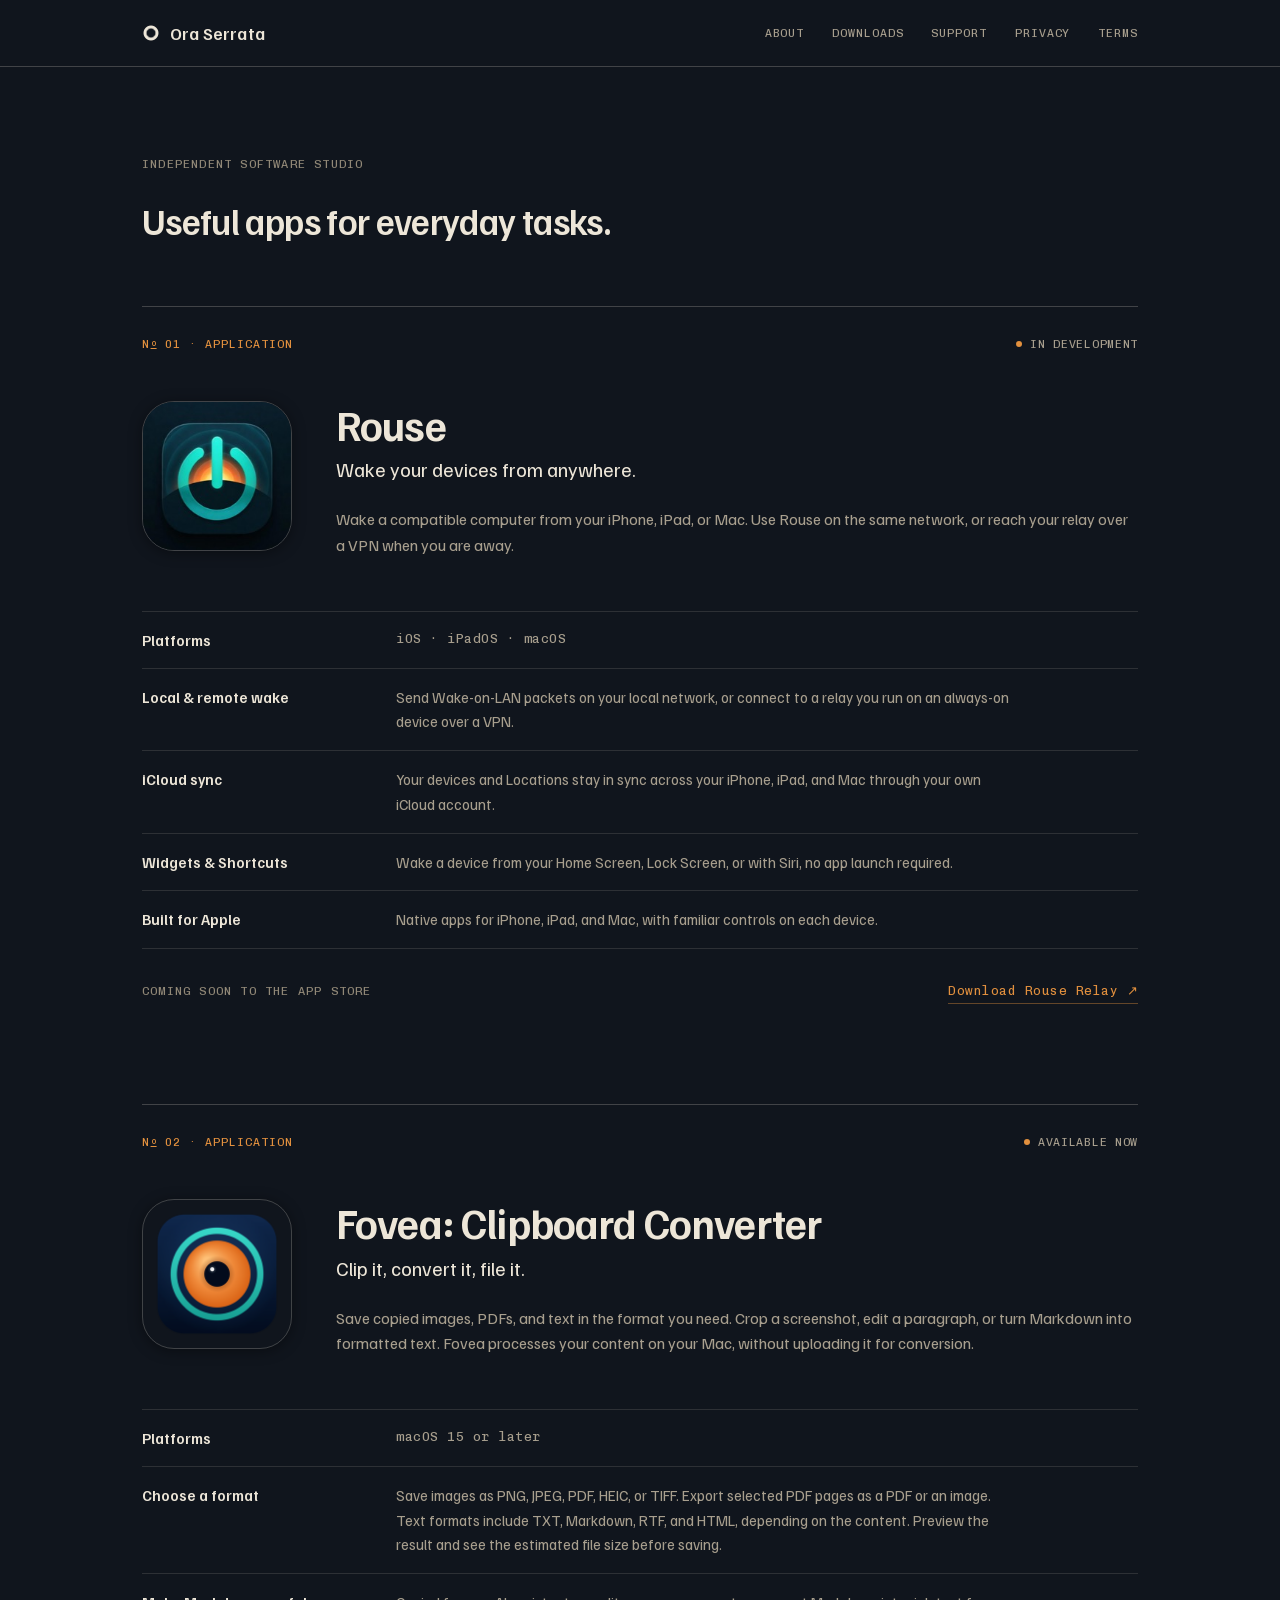
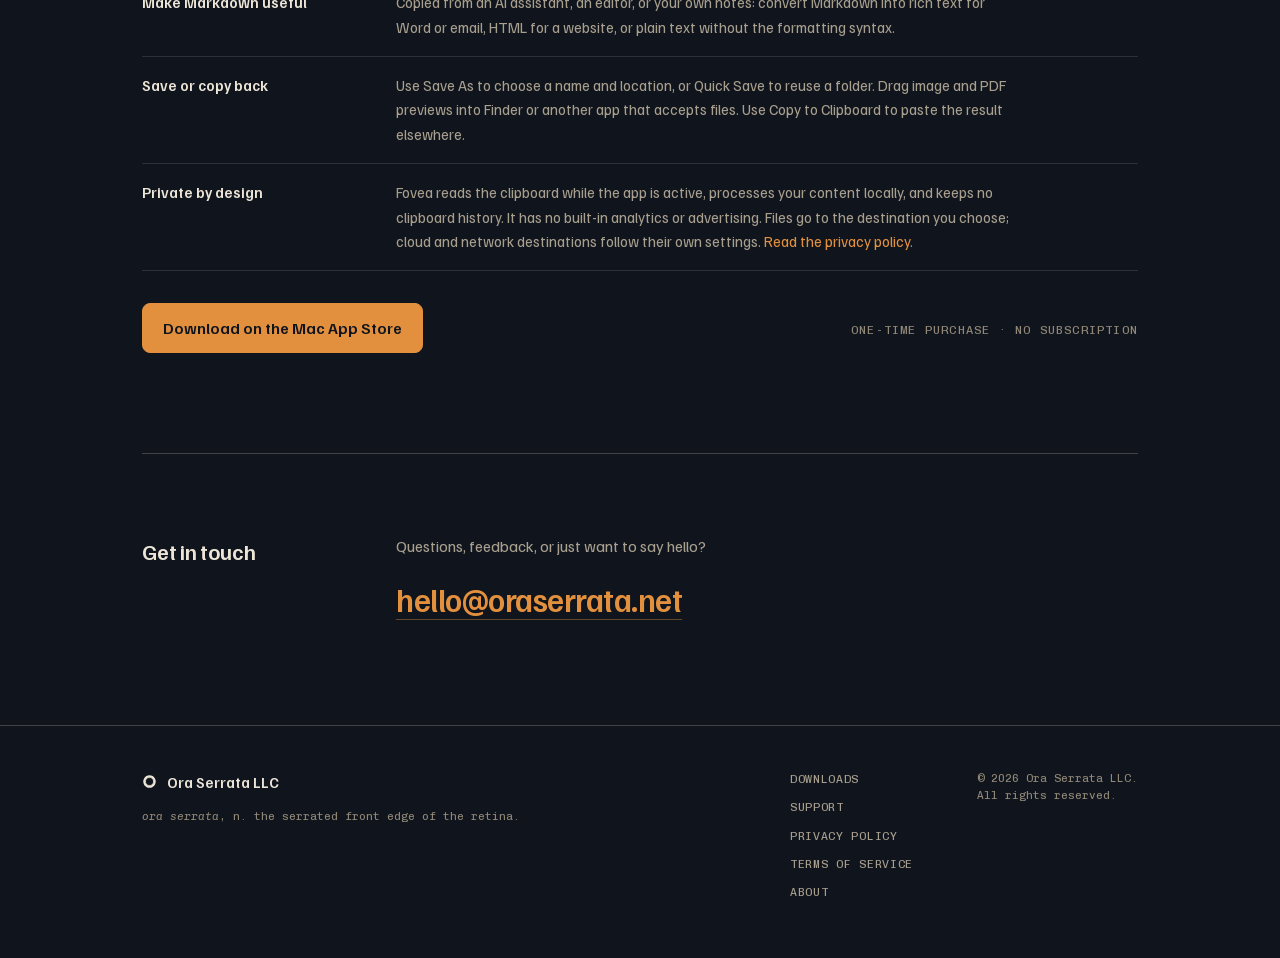
<file: index.html>
<!DOCTYPE html>
<html lang="en">
<head>
  <meta charset="UTF-8">
  <meta name="viewport" content="width=device-width, initial-scale=1.0">
  <title>Ora Serrata · Apps for Apple Devices</title>
  <meta name="description" content="Meet Fovea, a local clipboard converter for Mac, and Rouse, a Wake-on-LAN app for iPhone, iPad, and Mac.">
  <meta name="robots" content="noindex, nofollow">
  <link rel="stylesheet" href="style.css">
</head>
<body>
  <a class="skip-link" href="#main">Skip to content</a>
  <header class="site-head">
    <div class="wrap head-in">
      <a href="index.html" class="brand"><svg width="18" height="18" viewBox="0 0 24 24" aria-hidden="true"><path fill-rule="evenodd" fill="currentColor" d="M12 2A10 10 0 1 1 11.99 2Z M18.90 12.00L17.27 12.59L18.73 13.54L17.00 13.75L18.22 14.99L16.49 14.82L17.39 16.30L15.75 15.75L16.30 17.39L14.82 16.49L14.99 18.22L13.75 17.00L13.54 18.73L12.59 17.27L12.00 18.90L11.41 17.27L10.46 18.73L10.25 17.00L9.01 18.22L9.18 16.49L7.70 17.39L8.25 15.75L6.61 16.30L7.51 14.82L5.78 14.99L7.00 13.75L5.27 13.54L6.73 12.59L5.10 12.00L6.73 11.41L5.27 10.46L7.00 10.25L5.78 9.01L7.51 9.18L6.61 7.70L8.25 8.25L7.70 6.61L9.18 7.51L9.01 5.78L10.25 7.00L10.46 5.27L11.41 6.73L12.00 5.10L12.59 6.73L13.54 5.27L13.75 7.00L14.99 5.78L14.82 7.51L16.30 6.61L15.75 8.25L17.39 7.70L16.49 9.18L18.22 9.01L17.00 10.25L18.73 10.46L17.27 11.41Z"></path></svg> Ora Serrata</a>
      <nav class="site-nav" aria-label="Primary">
        <a href="about.html">About</a>
        <a href="downloads.html">Downloads</a>
        <a href="support.html">Support</a>
        <a href="privacy.html">Privacy</a>
        <a href="terms.html">Terms</a>
      </nav>
    </div>
  </header>
  <main class="wrap" id="main" tabindex="-1">
    <section class="hero">
      <p class="kicker">Independent software studio</p>
      <h1 class="display">Useful apps for everyday tasks.</h1>
    </section>

    <section class="app" id="rouse">
      <div class="app-meta"><span class="num"><span class="numero">N<span class="o">o</span></span> 01 · Application</span><span class="status"><span class="dot"></span>In development</span></div>
      <div class="app-grid">
        <div>
          <img src="assets/rouse-300.jpg" alt="Rouse app icon" class="plate" width="150" height="150" decoding="async">
        </div>
        <div>
          <h2 class="app-name">Rouse</h2>
          <p class="app-lede">Wake your devices from anywhere.</p>
          <p class="app-body">Wake a compatible computer from your iPhone, iPad, or Mac. Use Rouse on the same network, or reach your relay over a VPN when you are away.</p>
        </div>
      </div>
      <dl class="specs">
        <div class="spec-row"><dt>Platforms</dt><dd class="plat">iOS · iPadOS · macOS</dd></div>
        <div class="spec-row"><dt>Local &amp; remote wake</dt><dd>Send Wake-on-LAN packets on your local network, or connect to a relay you run on an always-on device over a VPN.</dd></div>
        <div class="spec-row"><dt>iCloud sync</dt><dd>Your devices and Locations stay in sync across your iPhone, iPad, and Mac through your own iCloud account.</dd></div>
        <div class="spec-row"><dt>Widgets &amp; Shortcuts</dt><dd>Wake a device from your Home Screen, Lock Screen, or with Siri, no app launch required.</dd></div>
        <div class="spec-row"><dt>Built for Apple</dt><dd>Native apps for iPhone, iPad, and Mac, with familiar controls on each device.</dd></div>
      </dl>
      <div class="cta-row">
        <p class="mono-note">Coming soon to the App Store</p>
        <a href="relay.html" class="mono-link">Download Rouse Relay ↗</a>
      </div>
    </section>

    <section class="app" id="fovea">
      <div class="app-meta"><span class="num"><span class="numero">N<span class="o">o</span></span> 02 · Application</span><span class="status"><span class="dot"></span>Available now</span></div>
      <div class="app-grid">
        <div>
          <img src="assets/fovea-300.png" alt="Fovea app icon" class="plate" width="150" height="150" loading="lazy" decoding="async">
        </div>
        <div>
          <h2 class="app-name">Fovea: Clipboard Converter</h2>
          <p class="app-lede">Clip it, convert it, file it.</p>
          <p class="app-body">Save copied images, PDFs, and text in the format you need. Crop a screenshot, edit a paragraph, or turn Markdown into formatted text. Fovea processes your content on your Mac, without uploading it for conversion.</p>
        </div>
      </div>
      <dl class="specs">
        <div class="spec-row"><dt>Platforms</dt><dd class="plat">macOS 15 or later</dd></div>
        <div class="spec-row"><dt>Choose a format</dt><dd>Save images as PNG, JPEG, PDF, HEIC, or TIFF. Export selected PDF pages as a PDF or an image. Text formats include TXT, Markdown, RTF, and HTML, depending on the content. Preview the result and see the estimated file size before saving.</dd></div>
        <div class="spec-row"><dt>Make Markdown useful</dt><dd>Copied from an AI assistant, an editor, or your own notes: convert Markdown into rich text for Word or email, HTML for a website, or plain text without the formatting syntax.</dd></div>
        <div class="spec-row"><dt>Save or copy back</dt><dd>Use Save As to choose a name and location, or Quick Save to reuse a folder. Drag image and PDF previews into Finder or another app that accepts files. Use Copy to Clipboard to paste the result elsewhere.</dd></div>
        <div class="spec-row"><dt>Private by design</dt><dd>Fovea reads the clipboard while the app is active, processes your content locally, and keeps no clipboard history. It has no built-in analytics or advertising. Files go to the destination you choose; cloud and network destinations follow their own settings. <a href="privacy.html#fovea">Read the privacy policy</a>.</dd></div>
      </dl>
      <div class="cta-row">
        <a class="store-link" href="https://apps.apple.com/app/fovea-clipboard-converter/id6805297806">Download on the Mac App Store</a>
        <p class="mono-note">One-time purchase · No subscription</p>
      </div>
    </section>

    <section class="contact">
      <h2>Get in touch</h2>
      <div>
        <p>Questions, feedback, or just want to say hello?</p>
        <a href="mailto:hello@oraserrata.net" class="email">hello@oraserrata.net</a>
      </div>
    </section>
  </main>
  <footer class="site-foot">
    <div class="wrap foot-grid">
      <div>
        <div class="foot-brand"><svg width="15" height="15" viewBox="0 0 24 24" aria-hidden="true"><path fill-rule="evenodd" fill="currentColor" d="M12 2A10 10 0 1 1 11.99 2Z M18.90 12.00L17.27 12.59L18.73 13.54L17.00 13.75L18.22 14.99L16.49 14.82L17.39 16.30L15.75 15.75L16.30 17.39L14.82 16.49L14.99 18.22L13.75 17.00L13.54 18.73L12.59 17.27L12.00 18.90L11.41 17.27L10.46 18.73L10.25 17.00L9.01 18.22L9.18 16.49L7.70 17.39L8.25 15.75L6.61 16.30L7.51 14.82L5.78 14.99L7.00 13.75L5.27 13.54L6.73 12.59L5.10 12.00L6.73 11.41L5.27 10.46L7.00 10.25L5.78 9.01L7.51 9.18L6.61 7.70L8.25 8.25L7.70 6.61L9.18 7.51L9.01 5.78L10.25 7.00L10.46 5.27L11.41 6.73L12.00 5.10L12.59 6.73L13.54 5.27L13.75 7.00L14.99 5.78L14.82 7.51L16.30 6.61L15.75 8.25L17.39 7.70L16.49 9.18L18.22 9.01L17.00 10.25L18.73 10.46L17.27 11.41Z"></path></svg> Ora Serrata LLC</div>
        <p class="footnote"><em>ora serrata</em>, n. the serrated front edge of the retina.</p>
      </div>
      <nav class="foot-nav" aria-label="Footer">
        <a href="downloads.html">Downloads</a>
        <a href="support.html">Support</a>
        <a href="privacy.html">Privacy Policy</a>
        <a href="terms.html">Terms of Service</a>
        <a href="about.html">About</a>
      </nav>
      <p class="copyright">© 2026 Ora Serrata LLC.<br>All rights reserved.</p>
    </div>
  </footer>
</body>
</html>
</file>
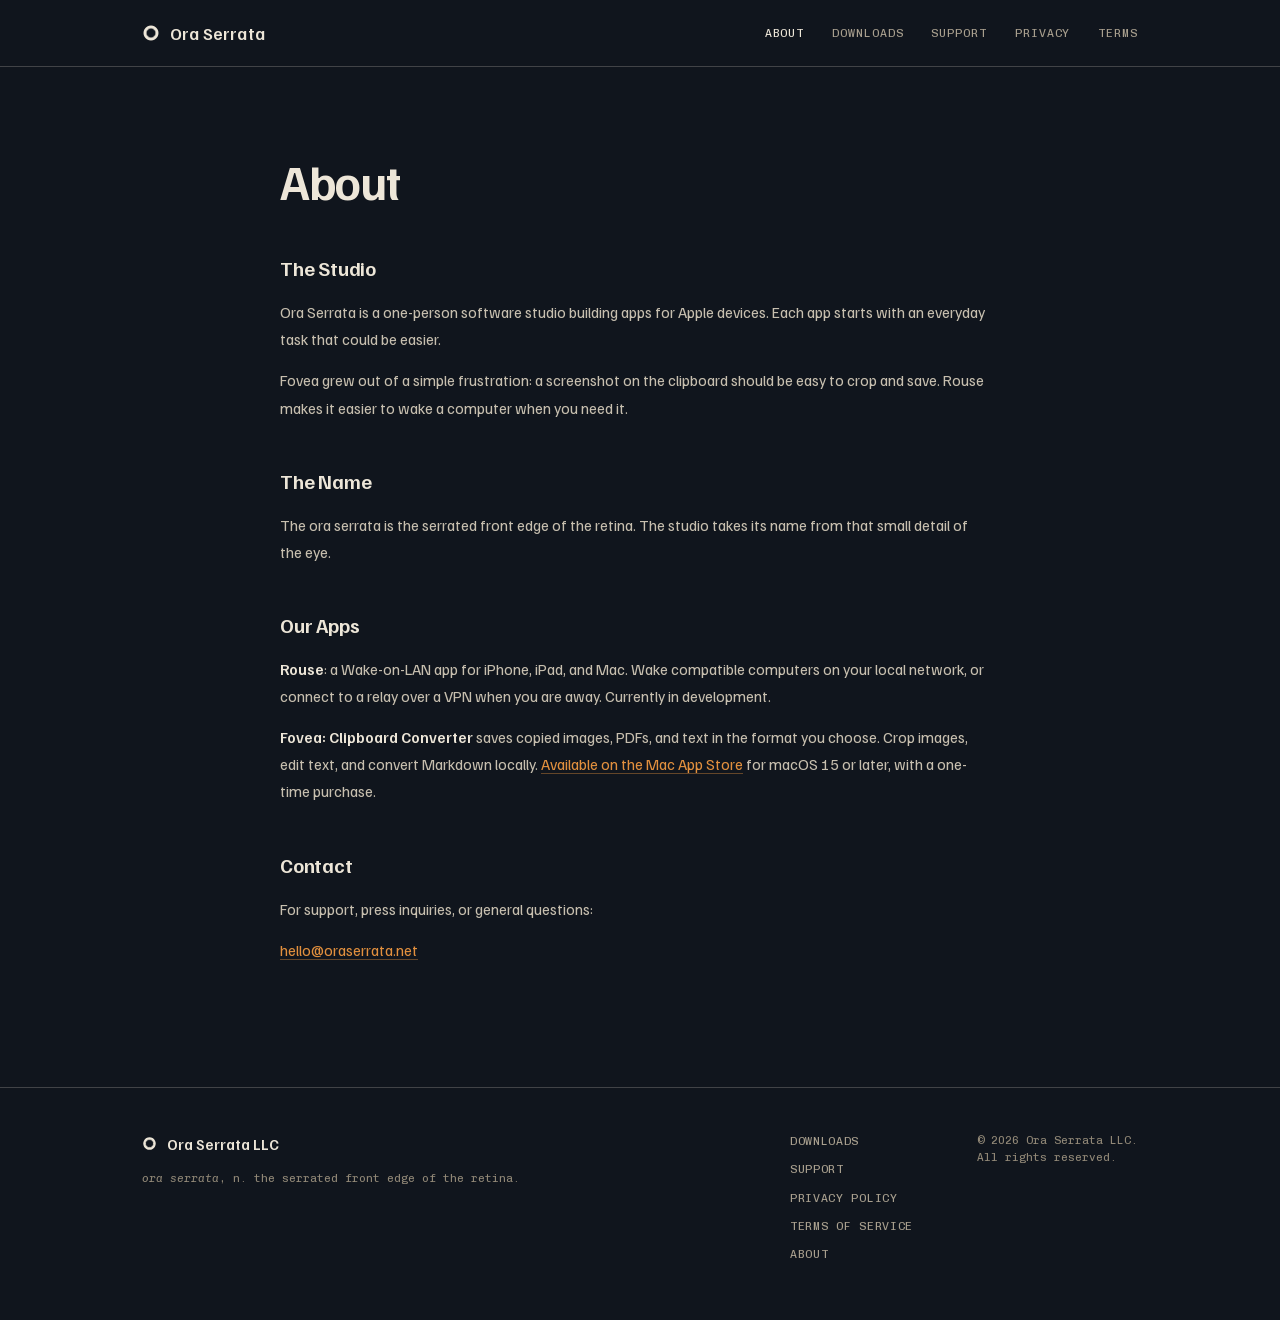
<file: about.html>
<!DOCTYPE html>
<html lang="en">
<head>
  <meta charset="UTF-8">
  <meta name="viewport" content="width=device-width, initial-scale=1.0">
  <title>About · Ora Serrata</title>
  <meta name="description" content="About Ora Serrata LLC, an independent software studio building apps for Apple platforms.">
  <meta name="robots" content="noindex, nofollow">
  <link rel="stylesheet" href="style.css">
</head>
<body>
  <a class="skip-link" href="#main">Skip to content</a>
  <header class="site-head">
    <div class="wrap head-in">
      <a href="index.html" class="brand"><svg width="18" height="18" viewBox="0 0 24 24" aria-hidden="true"><path fill-rule="evenodd" fill="currentColor" d="M12 2A10 10 0 1 1 11.99 2Z M18.90 12.00L17.27 12.59L18.73 13.54L17.00 13.75L18.22 14.99L16.49 14.82L17.39 16.30L15.75 15.75L16.30 17.39L14.82 16.49L14.99 18.22L13.75 17.00L13.54 18.73L12.59 17.27L12.00 18.90L11.41 17.27L10.46 18.73L10.25 17.00L9.01 18.22L9.18 16.49L7.70 17.39L8.25 15.75L6.61 16.30L7.51 14.82L5.78 14.99L7.00 13.75L5.27 13.54L6.73 12.59L5.10 12.00L6.73 11.41L5.27 10.46L7.00 10.25L5.78 9.01L7.51 9.18L6.61 7.70L8.25 8.25L7.70 6.61L9.18 7.51L9.01 5.78L10.25 7.00L10.46 5.27L11.41 6.73L12.00 5.10L12.59 6.73L13.54 5.27L13.75 7.00L14.99 5.78L14.82 7.51L16.30 6.61L15.75 8.25L17.39 7.70L16.49 9.18L18.22 9.01L17.00 10.25L18.73 10.46L17.27 11.41Z"></path></svg> Ora Serrata</a>
      <nav class="site-nav" aria-label="Primary">
        <a href="about.html" class="on" aria-current="page">About</a>
        <a href="downloads.html">Downloads</a>
        <a href="support.html">Support</a>
        <a href="privacy.html">Privacy</a>
        <a href="terms.html">Terms</a>
      </nav>
    </div>
  </header>
  <main class="wrap" id="main" tabindex="-1">
    <article class="article">
      <h1>About</h1>

      <h2>The Studio</h2>
      <p>Ora Serrata is a one-person software studio building apps for Apple devices. Each app starts with an everyday task that could be easier.</p>
      <p>Fovea grew out of a simple frustration: a screenshot on the clipboard should be easy to crop and save. Rouse makes it easier to wake a computer when you need it.</p>

      <h2>The Name</h2>
      <p>The ora serrata is the serrated front edge of the retina. The studio takes its name from that small detail of the eye.</p>

      <h2>Our Apps</h2>
      <p><strong>Rouse</strong>: a Wake-on-LAN app for iPhone, iPad, and Mac. Wake compatible computers on your local network, or connect to a relay over a VPN when you are away. Currently in development.</p>
      <p><strong>Fovea: Clipboard Converter</strong> saves copied images, PDFs, and text in the format you choose. Crop images, edit text, and convert Markdown locally. <a href="https://apps.apple.com/app/fovea-clipboard-converter/id6805297806">Available on the Mac App Store</a> for macOS 15 or later, with a one-time purchase.</p>

      <h2>Contact</h2>
      <p>For support, press inquiries, or general questions:</p>
      <p><a href="mailto:hello@oraserrata.net">hello@oraserrata.net</a></p>
    </article>
  </main>
  <footer class="site-foot">
    <div class="wrap foot-grid">
      <div>
        <div class="foot-brand"><svg width="15" height="15" viewBox="0 0 24 24" aria-hidden="true"><path fill-rule="evenodd" fill="currentColor" d="M12 2A10 10 0 1 1 11.99 2Z M18.90 12.00L17.27 12.59L18.73 13.54L17.00 13.75L18.22 14.99L16.49 14.82L17.39 16.30L15.75 15.75L16.30 17.39L14.82 16.49L14.99 18.22L13.75 17.00L13.54 18.73L12.59 17.27L12.00 18.90L11.41 17.27L10.46 18.73L10.25 17.00L9.01 18.22L9.18 16.49L7.70 17.39L8.25 15.75L6.61 16.30L7.51 14.82L5.78 14.99L7.00 13.75L5.27 13.54L6.73 12.59L5.10 12.00L6.73 11.41L5.27 10.46L7.00 10.25L5.78 9.01L7.51 9.18L6.61 7.70L8.25 8.25L7.70 6.61L9.18 7.51L9.01 5.78L10.25 7.00L10.46 5.27L11.41 6.73L12.00 5.10L12.59 6.73L13.54 5.27L13.75 7.00L14.99 5.78L14.82 7.51L16.30 6.61L15.75 8.25L17.39 7.70L16.49 9.18L18.22 9.01L17.00 10.25L18.73 10.46L17.27 11.41Z"></path></svg> Ora Serrata LLC</div>
        <p class="footnote"><em>ora serrata</em>, n. the serrated front edge of the retina.</p>
      </div>
      <nav class="foot-nav" aria-label="Footer">
        <a href="downloads.html">Downloads</a>
        <a href="support.html">Support</a>
        <a href="privacy.html">Privacy Policy</a>
        <a href="terms.html">Terms of Service</a>
        <a href="about.html">About</a>
      </nav>
      <p class="copyright">© 2026 Ora Serrata LLC.<br>All rights reserved.</p>
    </div>
  </footer>
</body>
</html>
</file>
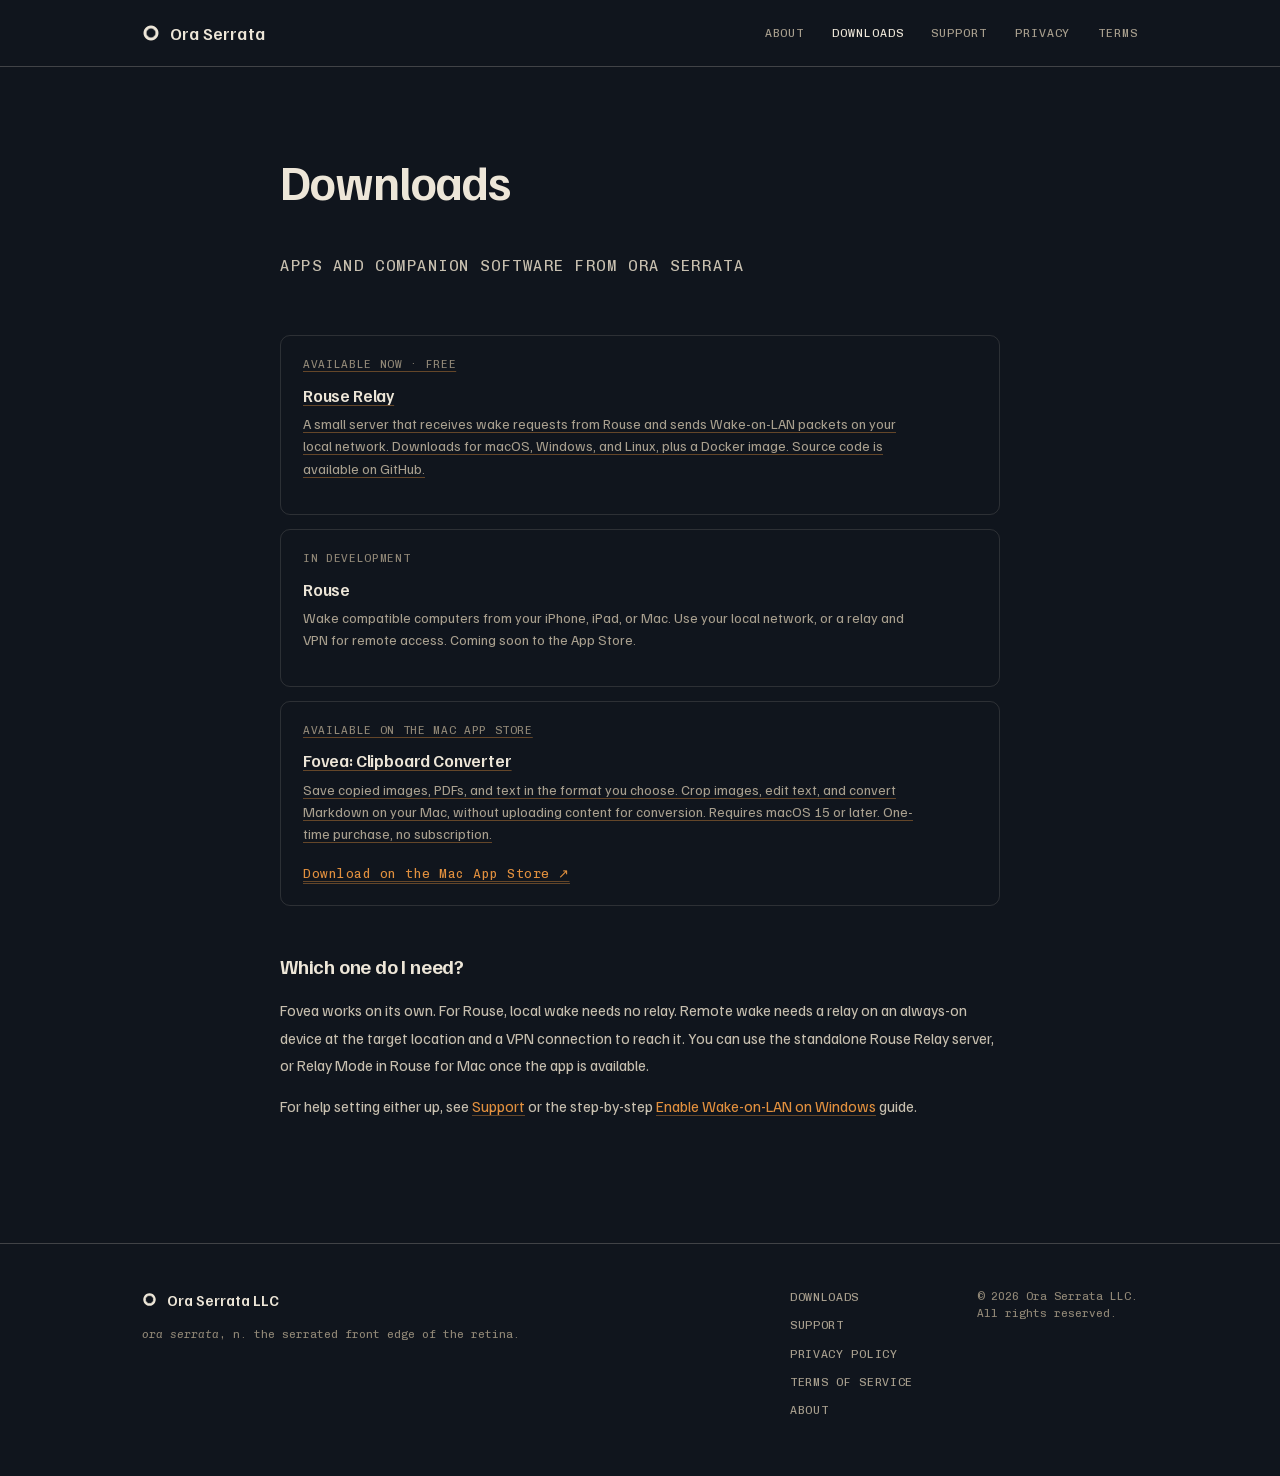
<file: downloads.html>
<!DOCTYPE html>
<html lang="en">
<head>
  <meta charset="UTF-8">
  <meta name="viewport" content="width=device-width, initial-scale=1.0">
  <title>Downloads · Ora Serrata</title>
  <meta name="description" content="Get Fovea: Clipboard Converter on the Mac App Store, download Rouse Relay, and see what is coming from Ora Serrata.">
  <meta name="robots" content="noindex, nofollow">
  <link rel="stylesheet" href="style.css">
</head>
<body>
  <a class="skip-link" href="#main">Skip to content</a>
  <header class="site-head">
    <div class="wrap head-in">
      <a href="index.html" class="brand"><svg width="18" height="18" viewBox="0 0 24 24" aria-hidden="true"><path fill-rule="evenodd" fill="currentColor" d="M12 2A10 10 0 1 1 11.99 2Z M18.90 12.00L17.27 12.59L18.73 13.54L17.00 13.75L18.22 14.99L16.49 14.82L17.39 16.30L15.75 15.75L16.30 17.39L14.82 16.49L14.99 18.22L13.75 17.00L13.54 18.73L12.59 17.27L12.00 18.90L11.41 17.27L10.46 18.73L10.25 17.00L9.01 18.22L9.18 16.49L7.70 17.39L8.25 15.75L6.61 16.30L7.51 14.82L5.78 14.99L7.00 13.75L5.27 13.54L6.73 12.59L5.10 12.00L6.73 11.41L5.27 10.46L7.00 10.25L5.78 9.01L7.51 9.18L6.61 7.70L8.25 8.25L7.70 6.61L9.18 7.51L9.01 5.78L10.25 7.00L10.46 5.27L11.41 6.73L12.00 5.10L12.59 6.73L13.54 5.27L13.75 7.00L14.99 5.78L14.82 7.51L16.30 6.61L15.75 8.25L17.39 7.70L16.49 9.18L18.22 9.01L17.00 10.25L18.73 10.46L17.27 11.41Z"></path></svg> Ora Serrata</a>
      <nav class="site-nav" aria-label="Primary">
        <a href="about.html">About</a>
        <a href="downloads.html" class="on" aria-current="page">Downloads</a>
        <a href="support.html">Support</a>
        <a href="privacy.html">Privacy</a>
        <a href="terms.html">Terms</a>
      </nav>
    </div>
  </header>
  <main class="wrap" id="main" tabindex="-1">
    <article class="article">
      <h1>Downloads</h1>
      <p class="kicker date">Apps and companion software from Ora Serrata</p>

      <div class="dl-index">
        <a class="dl-card" href="relay.html">
          <span class="dl-tag">Available now · free</span>
          <h2 class="dl-name">Rouse Relay</h2>
          <p class="dl-desc">A small server that receives wake requests from Rouse and sends Wake-on-LAN packets on your local network. Downloads for macOS, Windows, and Linux, plus a Docker image. Source code is available on GitHub.</p>
        </a>

        <div class="dl-card">
          <span class="dl-tag">In development</span>
          <h2 class="dl-name">Rouse</h2>
          <p class="dl-desc">Wake compatible computers from your iPhone, iPad, or Mac. Use your local network, or a relay and VPN for remote access. Coming soon to the App Store.</p>
        </div>

        <a class="dl-card" href="https://apps.apple.com/app/fovea-clipboard-converter/id6805297806">
          <span class="dl-tag">Available on the Mac App Store</span>
          <h2 class="dl-name">Fovea: Clipboard Converter</h2>
          <p class="dl-desc">Save copied images, PDFs, and text in the format you choose. Crop images, edit text, and convert Markdown on your Mac, without uploading content for conversion. Requires macOS 15 or later. One-time purchase, no subscription.</p>
          <span class="mono-link">Download on the Mac App Store ↗</span>
        </a>
      </div>

      <h2>Which one do I need?</h2>
      <p>Fovea works on its own. For Rouse, local wake needs no relay. Remote wake needs a relay on an always-on device at the target location and a VPN connection to reach it. You can use the standalone Rouse Relay server, or Relay Mode in Rouse for Mac once the app is available.</p>
      <p>For help setting either up, see <a href="support.html">Support</a> or the step-by-step <a href="wol-guide.html">Enable Wake-on-LAN on Windows</a> guide.</p>
    </article>
  </main>
  <footer class="site-foot">
    <div class="wrap foot-grid">
      <div>
        <div class="foot-brand"><svg width="15" height="15" viewBox="0 0 24 24" aria-hidden="true"><path fill-rule="evenodd" fill="currentColor" d="M12 2A10 10 0 1 1 11.99 2Z M18.90 12.00L17.27 12.59L18.73 13.54L17.00 13.75L18.22 14.99L16.49 14.82L17.39 16.30L15.75 15.75L16.30 17.39L14.82 16.49L14.99 18.22L13.75 17.00L13.54 18.73L12.59 17.27L12.00 18.90L11.41 17.27L10.46 18.73L10.25 17.00L9.01 18.22L9.18 16.49L7.70 17.39L8.25 15.75L6.61 16.30L7.51 14.82L5.78 14.99L7.00 13.75L5.27 13.54L6.73 12.59L5.10 12.00L6.73 11.41L5.27 10.46L7.00 10.25L5.78 9.01L7.51 9.18L6.61 7.70L8.25 8.25L7.70 6.61L9.18 7.51L9.01 5.78L10.25 7.00L10.46 5.27L11.41 6.73L12.00 5.10L12.59 6.73L13.54 5.27L13.75 7.00L14.99 5.78L14.82 7.51L16.30 6.61L15.75 8.25L17.39 7.70L16.49 9.18L18.22 9.01L17.00 10.25L18.73 10.46L17.27 11.41Z"></path></svg> Ora Serrata LLC</div>
        <p class="footnote"><em>ora serrata</em>, n. the serrated front edge of the retina.</p>
      </div>
      <nav class="foot-nav" aria-label="Footer">
        <a href="downloads.html">Downloads</a>
        <a href="support.html">Support</a>
        <a href="privacy.html">Privacy Policy</a>
        <a href="terms.html">Terms of Service</a>
        <a href="about.html">About</a>
      </nav>
      <p class="copyright">© 2026 Ora Serrata LLC.<br>All rights reserved.</p>
    </div>
  </footer>
</body>
</html>
</file>
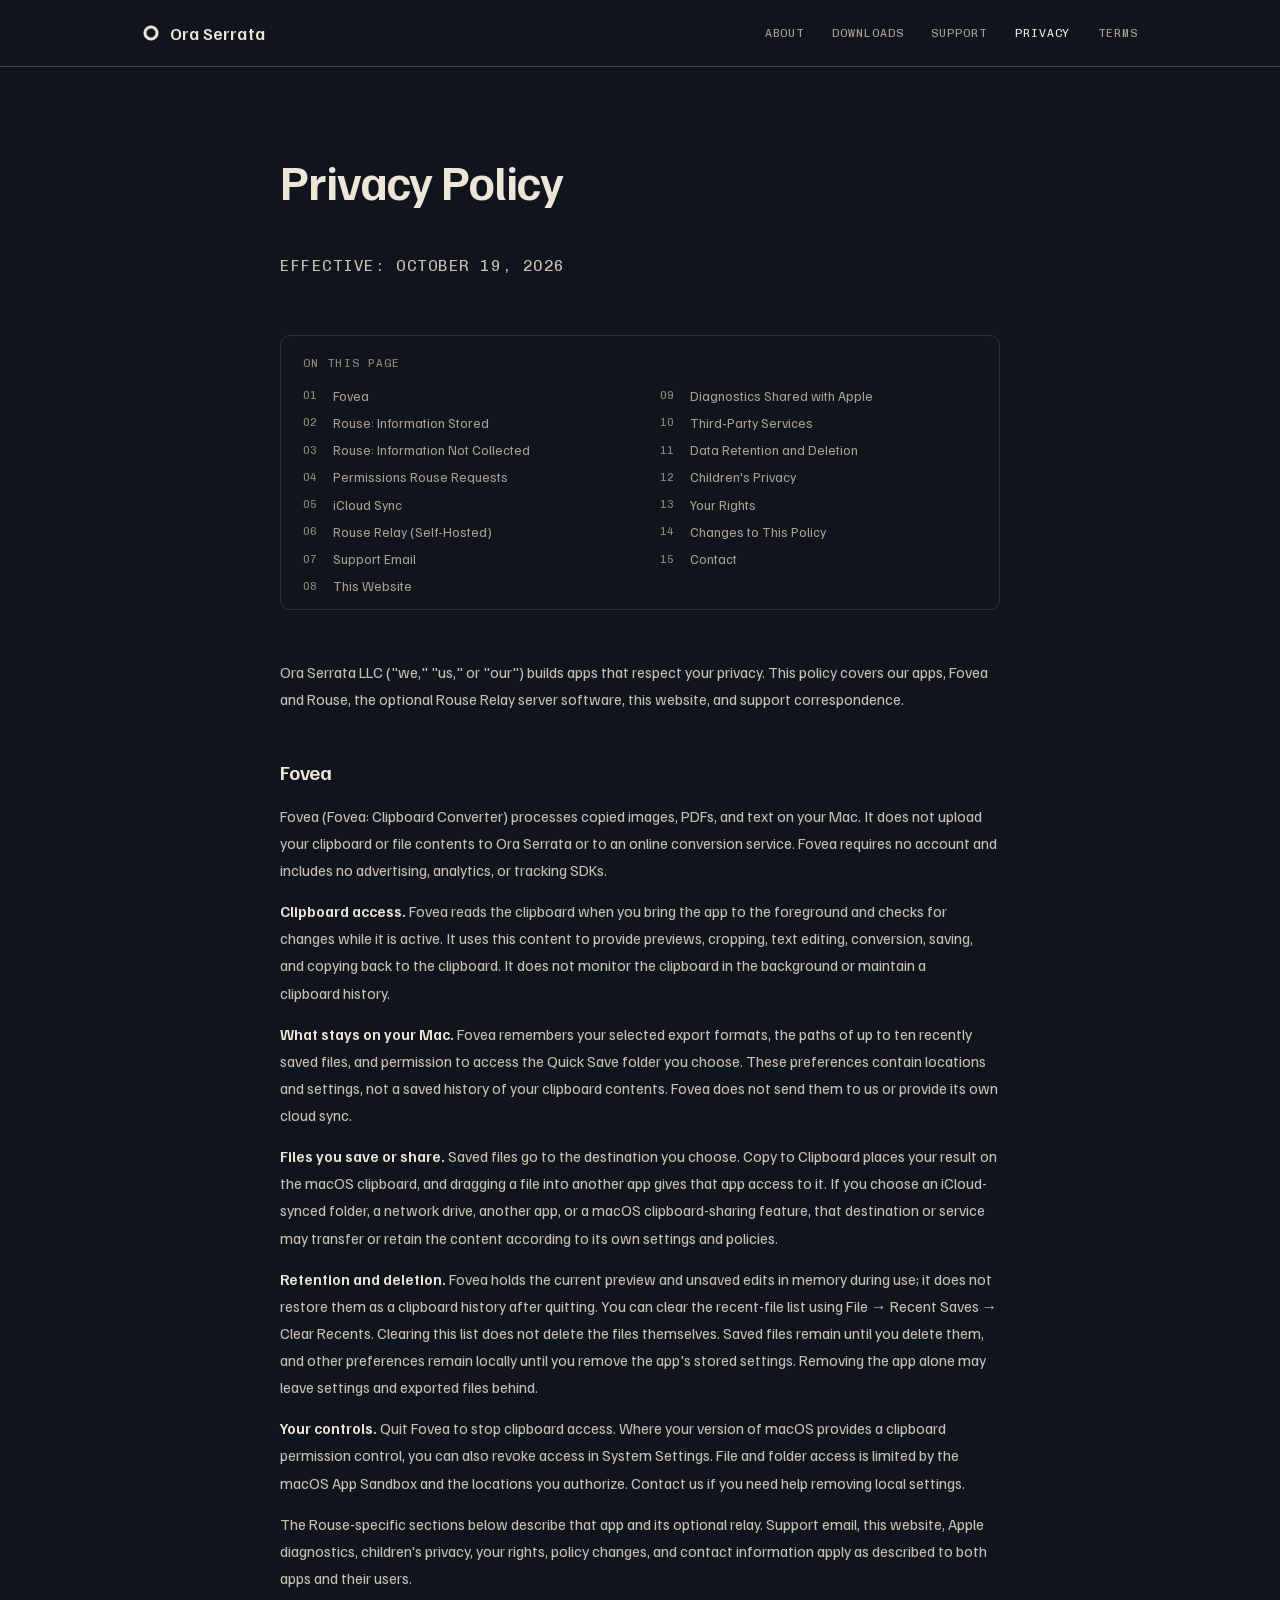
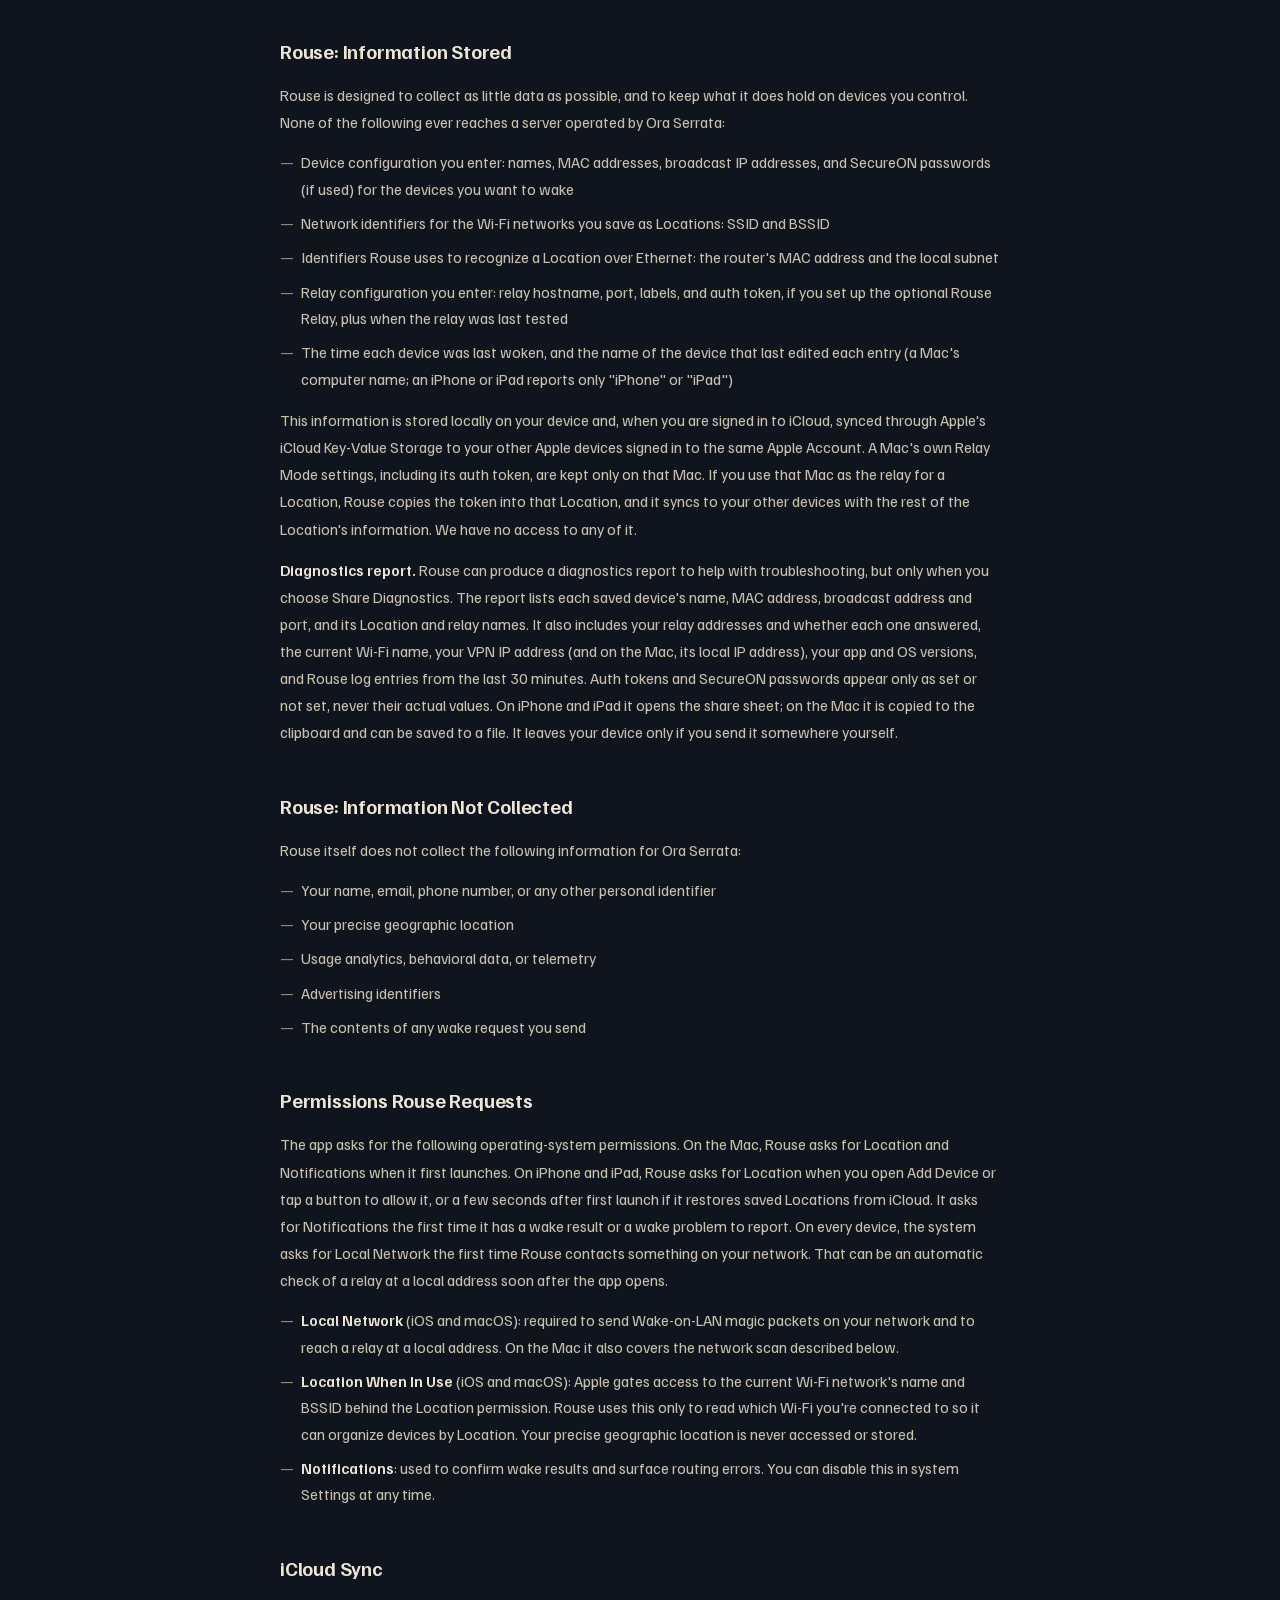
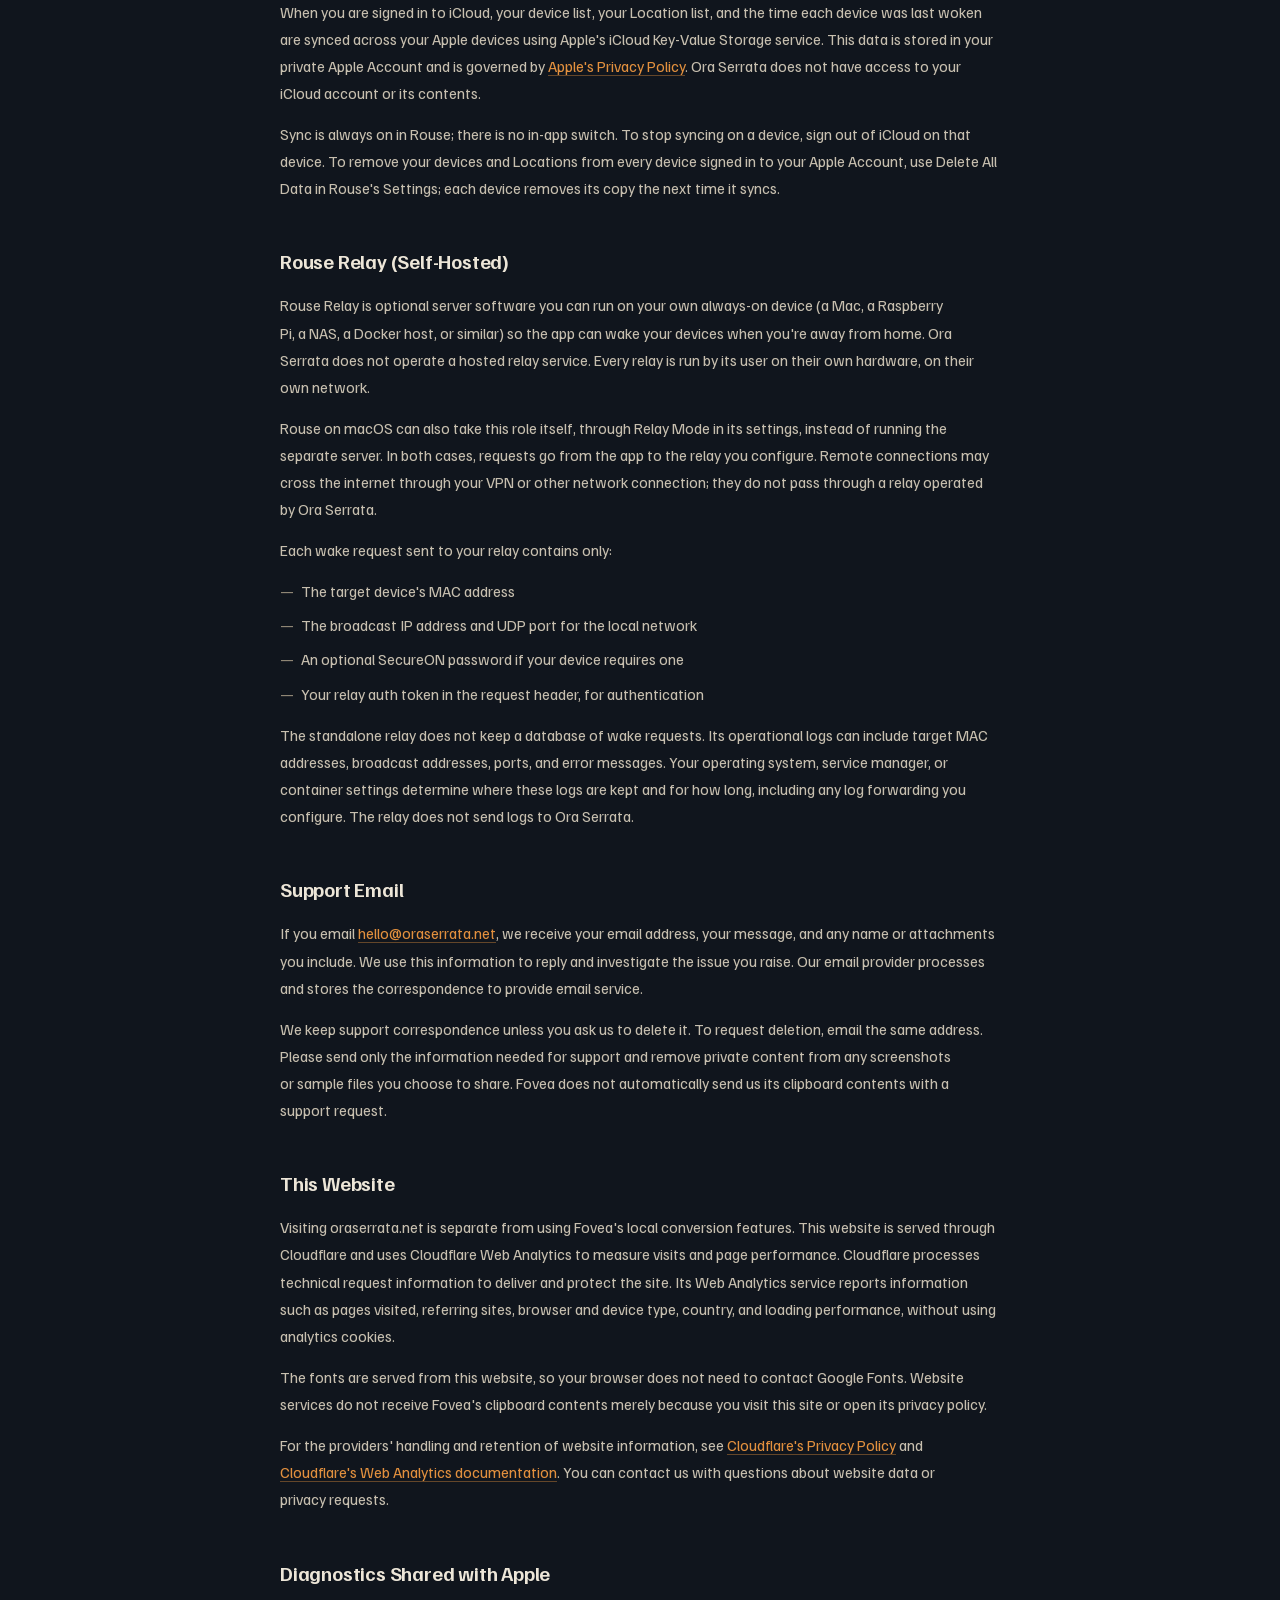
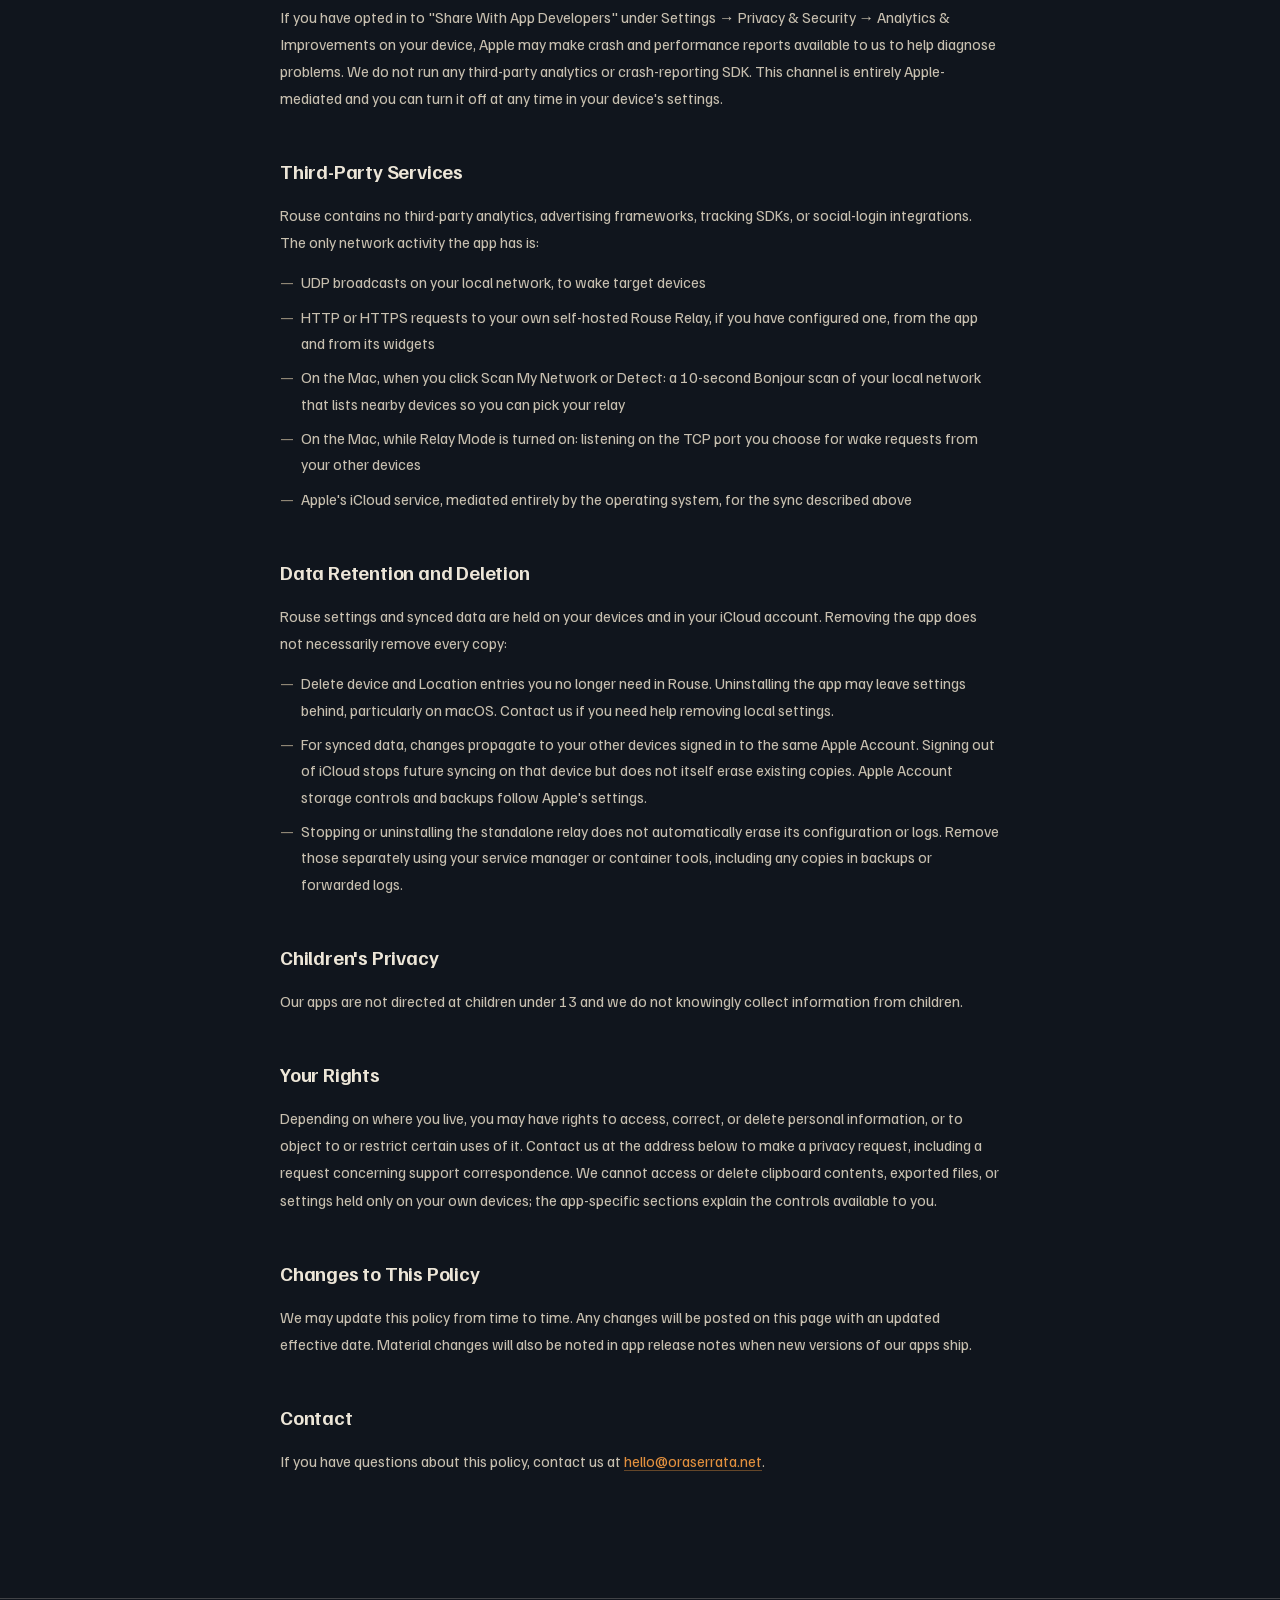
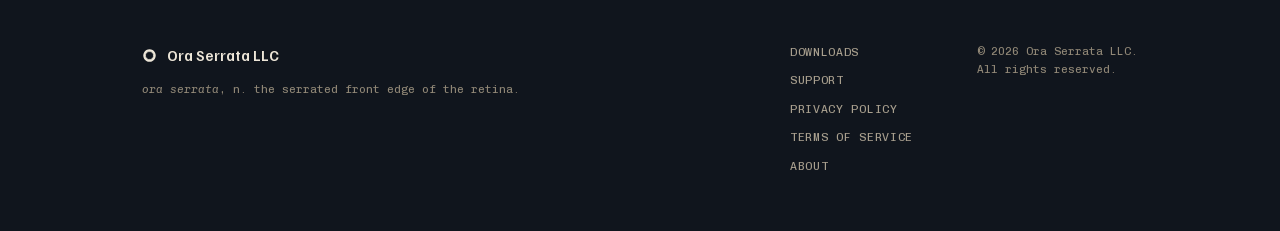
<file: privacy.html>
<!DOCTYPE html>
<html lang="en">
<head>
  <meta charset="UTF-8">
  <meta name="viewport" content="width=device-width, initial-scale=1.0">
  <title>Privacy Policy · Ora Serrata</title>
  <meta name="description" content="Privacy Policy for apps published by Ora Serrata LLC.">
  <meta name="robots" content="noindex, nofollow">
  <link rel="stylesheet" href="style.css">
</head>
<body>
  <a class="skip-link" href="#main">Skip to content</a>
  <header class="site-head">
    <div class="wrap head-in">
      <a href="index.html" class="brand"><svg width="18" height="18" viewBox="0 0 24 24" aria-hidden="true"><path fill-rule="evenodd" fill="currentColor" d="M12 2A10 10 0 1 1 11.99 2Z M18.90 12.00L17.27 12.59L18.73 13.54L17.00 13.75L18.22 14.99L16.49 14.82L17.39 16.30L15.75 15.75L16.30 17.39L14.82 16.49L14.99 18.22L13.75 17.00L13.54 18.73L12.59 17.27L12.00 18.90L11.41 17.27L10.46 18.73L10.25 17.00L9.01 18.22L9.18 16.49L7.70 17.39L8.25 15.75L6.61 16.30L7.51 14.82L5.78 14.99L7.00 13.75L5.27 13.54L6.73 12.59L5.10 12.00L6.73 11.41L5.27 10.46L7.00 10.25L5.78 9.01L7.51 9.18L6.61 7.70L8.25 8.25L7.70 6.61L9.18 7.51L9.01 5.78L10.25 7.00L10.46 5.27L11.41 6.73L12.00 5.10L12.59 6.73L13.54 5.27L13.75 7.00L14.99 5.78L14.82 7.51L16.30 6.61L15.75 8.25L17.39 7.70L16.49 9.18L18.22 9.01L17.00 10.25L18.73 10.46L17.27 11.41Z"></path></svg> Ora Serrata</a>
      <nav class="site-nav" aria-label="Primary">
        <a href="about.html">About</a>
        <a href="downloads.html">Downloads</a>
        <a href="support.html">Support</a>
        <a href="privacy.html" class="on" aria-current="page">Privacy</a>
        <a href="terms.html">Terms</a>
      </nav>
    </div>
  </header>
  <main class="wrap" id="main" tabindex="-1">
    <article class="article">
      <h1>Privacy Policy</h1>
      <p class="kicker date">Effective: October 19, 2026</p>

      <nav class="toc" aria-label="On this page">
  <p class="toc-label">On this page</p>
  <ol class="toc-list">
    <li><a href="#fovea">Fovea</a></li>
    <li><a href="#collect">Rouse: Information Stored</a></li>
    <li><a href="#not-collect">Rouse: Information Not Collected</a></li>
    <li><a href="#permissions">Permissions Rouse Requests</a></li>
    <li><a href="#icloud">iCloud Sync</a></li>
    <li><a href="#relay">Rouse Relay (Self-Hosted)</a></li>
    <li><a href="#support-email">Support Email</a></li>
    <li><a href="#website">This Website</a></li>
    <li><a href="#diagnostics">Diagnostics Shared with Apple</a></li>
    <li><a href="#third-party">Third-Party Services</a></li>
    <li><a href="#retention">Data Retention and Deletion</a></li>
    <li><a href="#children">Children's Privacy</a></li>
    <li><a href="#rights">Your Rights</a></li>
    <li><a href="#changes">Changes to This Policy</a></li>
    <li><a href="#contact">Contact</a></li>
  </ol>
</nav>

      <p>Ora Serrata LLC ("we," "us," or "our") builds apps that respect your privacy. This policy covers our apps, Fovea and Rouse, the optional Rouse Relay server software, this website, and support correspondence.</p>

      <h2 id="fovea">Fovea</h2>
      <p>Fovea (Fovea: Clipboard Converter) processes copied images, PDFs, and text on your Mac. It does not upload your clipboard or file contents to Ora Serrata or to an online conversion service. Fovea requires no account and includes no advertising, analytics, or tracking SDKs.</p>
      <p><strong>Clipboard access.</strong> Fovea reads the clipboard when you bring the app to the foreground and checks for changes while it is active. It uses this content to provide previews, cropping, text editing, conversion, saving, and copying back to the clipboard. It does not monitor the clipboard in the background or maintain a clipboard history.</p>
      <p><strong>What stays on your Mac.</strong> Fovea remembers your selected export formats, the paths of up to ten recently saved files, and permission to access the Quick Save folder you choose. These preferences contain locations and settings, not a saved history of your clipboard contents. Fovea does not send them to us or provide its own cloud sync.</p>
      <p><strong>Files you save or share.</strong> Saved files go to the destination you choose. Copy to Clipboard places your result on the macOS clipboard, and dragging a file into another app gives that app access to it. If you choose an iCloud-synced folder, a network drive, another app, or a macOS clipboard-sharing feature, that destination or service may transfer or retain the content according to its own settings and policies.</p>
      <p><strong>Retention and deletion.</strong> Fovea holds the current preview and unsaved edits in memory during use; it does not restore them as a clipboard history after quitting. You can clear the recent-file list using File → Recent Saves → Clear Recents. Clearing this list does not delete the files themselves. Saved files remain until you delete them, and other preferences remain locally until you remove the app's stored settings. Removing the app alone may leave settings and exported files behind.</p>
      <p><strong>Your controls.</strong> Quit Fovea to stop clipboard access. Where your version of macOS provides a clipboard permission control, you can also revoke access in System Settings. File and folder access is limited by the macOS App Sandbox and the locations you authorize. Contact us if you need help removing local settings.</p>
      <p>The Rouse-specific sections below describe that app and its optional relay. Support email, this website, Apple diagnostics, children's privacy, your rights, policy changes, and contact information apply as described to both apps and their users.</p>

      <h2 id="collect">Rouse: Information Stored</h2>
      <p>Rouse is designed to collect as little data as possible, and to keep what it does hold on devices you control. None of the following ever reaches a server operated by Ora Serrata:</p>
      <ul>
        <li>Device configuration you enter: names, MAC addresses, broadcast IP addresses, and SecureON passwords (if used) for the devices you want to wake</li>
        <li>Network identifiers for the Wi-Fi networks you save as Locations: SSID and BSSID</li>
        <li>Identifiers Rouse uses to recognize a Location over Ethernet: the router's MAC address and the local subnet</li>
        <li>Relay configuration you enter: relay hostname, port, labels, and auth token, if you set up the optional Rouse Relay, plus when the relay was last tested</li>
        <li>The time each device was last woken, and the name of the device that last edited each entry (a Mac's computer name; an iPhone or iPad reports only "iPhone" or "iPad")</li>
      </ul>
      <p>This information is stored locally on your device and, when you are signed in to iCloud, synced through Apple's iCloud Key-Value Storage to your other Apple devices signed in to the same Apple Account. A Mac's own Relay Mode settings, including its auth token, are kept only on that Mac. If you use that Mac as the relay for a Location, Rouse copies the token into that Location, and it syncs to your other devices with the rest of the Location's information. We have no access to any of it.</p>
      <p><strong>Diagnostics report.</strong> Rouse can produce a diagnostics report to help with troubleshooting, but only when you choose Share Diagnostics. The report lists each saved device's name, MAC address, broadcast address and port, and its Location and relay names. It also includes your relay addresses and whether each one answered, the current Wi-Fi name, your VPN IP address (and on the Mac, its local IP address), your app and OS versions, and Rouse log entries from the last 30 minutes. Auth tokens and SecureON passwords appear only as set or not set, never their actual values. On iPhone and iPad it opens the share sheet; on the Mac it is copied to the clipboard and can be saved to a file. It leaves your device only if you send it somewhere yourself.</p>

      <h2 id="not-collect">Rouse: Information Not Collected</h2>
      <p>Rouse itself does not collect the following information for Ora Serrata:</p>
      <ul>
        <li>Your name, email, phone number, or any other personal identifier</li>
        <li>Your precise geographic location</li>
        <li>Usage analytics, behavioral data, or telemetry</li>
        <li>Advertising identifiers</li>
        <li>The contents of any wake request you send</li>
      </ul>

      <h2 id="permissions">Permissions Rouse Requests</h2>
      <p>The app asks for the following operating-system permissions. On the Mac, Rouse asks for Location and Notifications when it first launches. On iPhone and iPad, Rouse asks for Location when you open Add Device or tap a button to allow it, or a few seconds after first launch if it restores saved Locations from iCloud. It asks for Notifications the first time it has a wake result or a wake problem to report. On every device, the system asks for Local Network the first time Rouse contacts something on your network. That can be an automatic check of a relay at a local address soon after the app opens.</p>
      <ul>
        <li><strong>Local Network</strong> (iOS and macOS): required to send Wake-on-LAN magic packets on your network and to reach a relay at a local address. On the Mac it also covers the network scan described below.</li>
        <li><strong>Location When In Use</strong> (iOS and macOS): Apple gates access to the current Wi-Fi network's name and BSSID behind the Location permission. Rouse uses this only to read which Wi-Fi you're connected to so it can organize devices by Location. Your precise geographic location is never accessed or stored.</li>
        <li><strong>Notifications</strong>: used to confirm wake results and surface routing errors. You can disable this in system Settings at any time.</li>
      </ul>

      <h2 id="icloud">iCloud Sync</h2>
      <p>When you are signed in to iCloud, your device list, your Location list, and the time each device was last woken are synced across your Apple devices using Apple's iCloud Key-Value Storage service. This data is stored in your private Apple Account and is governed by <a href="https://www.apple.com/legal/privacy/">Apple's Privacy Policy</a>. Ora Serrata does not have access to your iCloud account or its contents.</p>
      <p>Sync is always on in Rouse; there is no in-app switch. To stop syncing on a device, sign out of iCloud on that device. To remove your devices and Locations from every device signed in to your Apple Account, use Delete All Data in Rouse's Settings; each device removes its copy the next time it syncs.</p>

      <h2 id="relay">Rouse Relay (Self-Hosted)</h2>
      <p>Rouse Relay is optional server software you can run on your own always-on device (a Mac, a Raspberry Pi, a NAS, a Docker host, or similar) so the app can wake your devices when you're away from home. Ora Serrata does not operate a hosted relay service. Every relay is run by its user on their own hardware, on their own network.</p>
      <p>Rouse on macOS can also take this role itself, through Relay Mode in its settings, instead of running the separate server. In both cases, requests go from the app to the relay you configure. Remote connections may cross the internet through your VPN or other network connection; they do not pass through a relay operated by Ora Serrata.</p>
      <p>Each wake request sent to your relay contains only:</p>
      <ul>
        <li>The target device's MAC address</li>
        <li>The broadcast IP address and UDP port for the local network</li>
        <li>An optional SecureON password if your device requires one</li>
        <li>Your relay auth token in the request header, for authentication</li>
      </ul>
      <p>The standalone relay does not keep a database of wake requests. Its operational logs can include target MAC addresses, broadcast addresses, ports, and error messages. Your operating system, service manager, or container settings determine where these logs are kept and for how long, including any log forwarding you configure. The relay does not send logs to Ora Serrata.</p>

      <h2 id="support-email">Support Email</h2>
      <p>If you email <a href="mailto:hello@oraserrata.net">hello@oraserrata.net</a>, we receive your email address, your message, and any name or attachments you include. We use this information to reply and investigate the issue you raise. Our email provider processes and stores the correspondence to provide email service.</p>
      <p>We keep support correspondence unless you ask us to delete it. To request deletion, email the same address. Please send only the information needed for support and remove private content from any screenshots or sample files you choose to share. Fovea does not automatically send us its clipboard contents with a support request.</p>

      <h2 id="website">This Website</h2>
      <p>Visiting oraserrata.net is separate from using Fovea's local conversion features. This website is served through Cloudflare and uses Cloudflare Web Analytics to measure visits and page performance. Cloudflare processes technical request information to deliver and protect the site. Its Web Analytics service reports information such as pages visited, referring sites, browser and device type, country, and loading performance, without using analytics cookies.</p>
      <p>The fonts are served from this website, so your browser does not need to contact Google Fonts. Website services do not receive Fovea's clipboard contents merely because you visit this site or open its privacy policy.</p>
      <p>For the providers' handling and retention of website information, see <a href="https://www.cloudflare.com/privacypolicy/">Cloudflare's Privacy Policy</a> and <a href="https://developers.cloudflare.com/web-analytics/faq/">Cloudflare's Web Analytics documentation</a>. You can contact us with questions about website data or privacy requests.</p>

      <h2 id="diagnostics">Diagnostics Shared with Apple</h2>
      <p>If you have opted in to "Share With App Developers" under Settings → Privacy &amp; Security → Analytics &amp; Improvements on your device, Apple may make crash and performance reports available to us to help diagnose problems. We do not run any third-party analytics or crash-reporting SDK. This channel is entirely Apple-mediated and you can turn it off at any time in your device's settings.</p>

      <h2 id="third-party">Third-Party Services</h2>
      <p>Rouse contains no third-party analytics, advertising frameworks, tracking SDKs, or social-login integrations. The only network activity the app has is:</p>
      <ul>
        <li>UDP broadcasts on your local network, to wake target devices</li>
        <li>HTTP or HTTPS requests to your own self-hosted Rouse Relay, if you have configured one, from the app and from its widgets</li>
        <li>On the Mac, when you click Scan My Network or Detect: a 10-second Bonjour scan of your local network that lists nearby devices so you can pick your relay</li>
        <li>On the Mac, while Relay Mode is turned on: listening on the TCP port you choose for wake requests from your other devices</li>
        <li>Apple's iCloud service, mediated entirely by the operating system, for the sync described above</li>
      </ul>

      <h2 id="retention">Data Retention and Deletion</h2>
      <p>Rouse settings and synced data are held on your devices and in your iCloud account. Removing the app does not necessarily remove every copy:</p>
      <ul>
        <li>Delete device and Location entries you no longer need in Rouse. Uninstalling the app may leave settings behind, particularly on macOS. Contact us if you need help removing local settings.</li>
        <li>For synced data, changes propagate to your other devices signed in to the same Apple Account. Signing out of iCloud stops future syncing on that device but does not itself erase existing copies. Apple Account storage controls and backups follow Apple's settings.</li>
        <li>Stopping or uninstalling the standalone relay does not automatically erase its configuration or logs. Remove those separately using your service manager or container tools, including any copies in backups or forwarded logs.</li>
      </ul>

      <h2 id="children">Children's Privacy</h2>
      <p>Our apps are not directed at children under 13 and we do not knowingly collect information from children.</p>

      <h2 id="rights">Your Rights</h2>
      <p>Depending on where you live, you may have rights to access, correct, or delete personal information, or to object to or restrict certain uses of it. Contact us at the address below to make a privacy request, including a request concerning support correspondence. We cannot access or delete clipboard contents, exported files, or settings held only on your own devices; the app-specific sections explain the controls available to you.</p>

      <h2 id="changes">Changes to This Policy</h2>
      <p>We may update this policy from time to time. Any changes will be posted on this page with an updated effective date. Material changes will also be noted in app release notes when new versions of our apps ship.</p>

      <h2 id="contact">Contact</h2>
      <p>If you have questions about this policy, contact us at <a href="mailto:hello@oraserrata.net">hello@oraserrata.net</a>.</p>
    </article>
  </main>
  <footer class="site-foot">
    <div class="wrap foot-grid">
      <div>
        <div class="foot-brand"><svg width="15" height="15" viewBox="0 0 24 24" aria-hidden="true"><path fill-rule="evenodd" fill="currentColor" d="M12 2A10 10 0 1 1 11.99 2Z M18.90 12.00L17.27 12.59L18.73 13.54L17.00 13.75L18.22 14.99L16.49 14.82L17.39 16.30L15.75 15.75L16.30 17.39L14.82 16.49L14.99 18.22L13.75 17.00L13.54 18.73L12.59 17.27L12.00 18.90L11.41 17.27L10.46 18.73L10.25 17.00L9.01 18.22L9.18 16.49L7.70 17.39L8.25 15.75L6.61 16.30L7.51 14.82L5.78 14.99L7.00 13.75L5.27 13.54L6.73 12.59L5.10 12.00L6.73 11.41L5.27 10.46L7.00 10.25L5.78 9.01L7.51 9.18L6.61 7.70L8.25 8.25L7.70 6.61L9.18 7.51L9.01 5.78L10.25 7.00L10.46 5.27L11.41 6.73L12.00 5.10L12.59 6.73L13.54 5.27L13.75 7.00L14.99 5.78L14.82 7.51L16.30 6.61L15.75 8.25L17.39 7.70L16.49 9.18L18.22 9.01L17.00 10.25L18.73 10.46L17.27 11.41Z"></path></svg> Ora Serrata LLC</div>
        <p class="footnote"><em>ora serrata</em>, n. the serrated front edge of the retina.</p>
      </div>
      <nav class="foot-nav" aria-label="Footer">
        <a href="downloads.html">Downloads</a>
        <a href="support.html">Support</a>
        <a href="privacy.html">Privacy Policy</a>
        <a href="terms.html">Terms of Service</a>
        <a href="about.html">About</a>
      </nav>
      <p class="copyright">© 2026 Ora Serrata LLC.<br>All rights reserved.</p>
    </div>
  </footer>
</body>
</html>
</file>
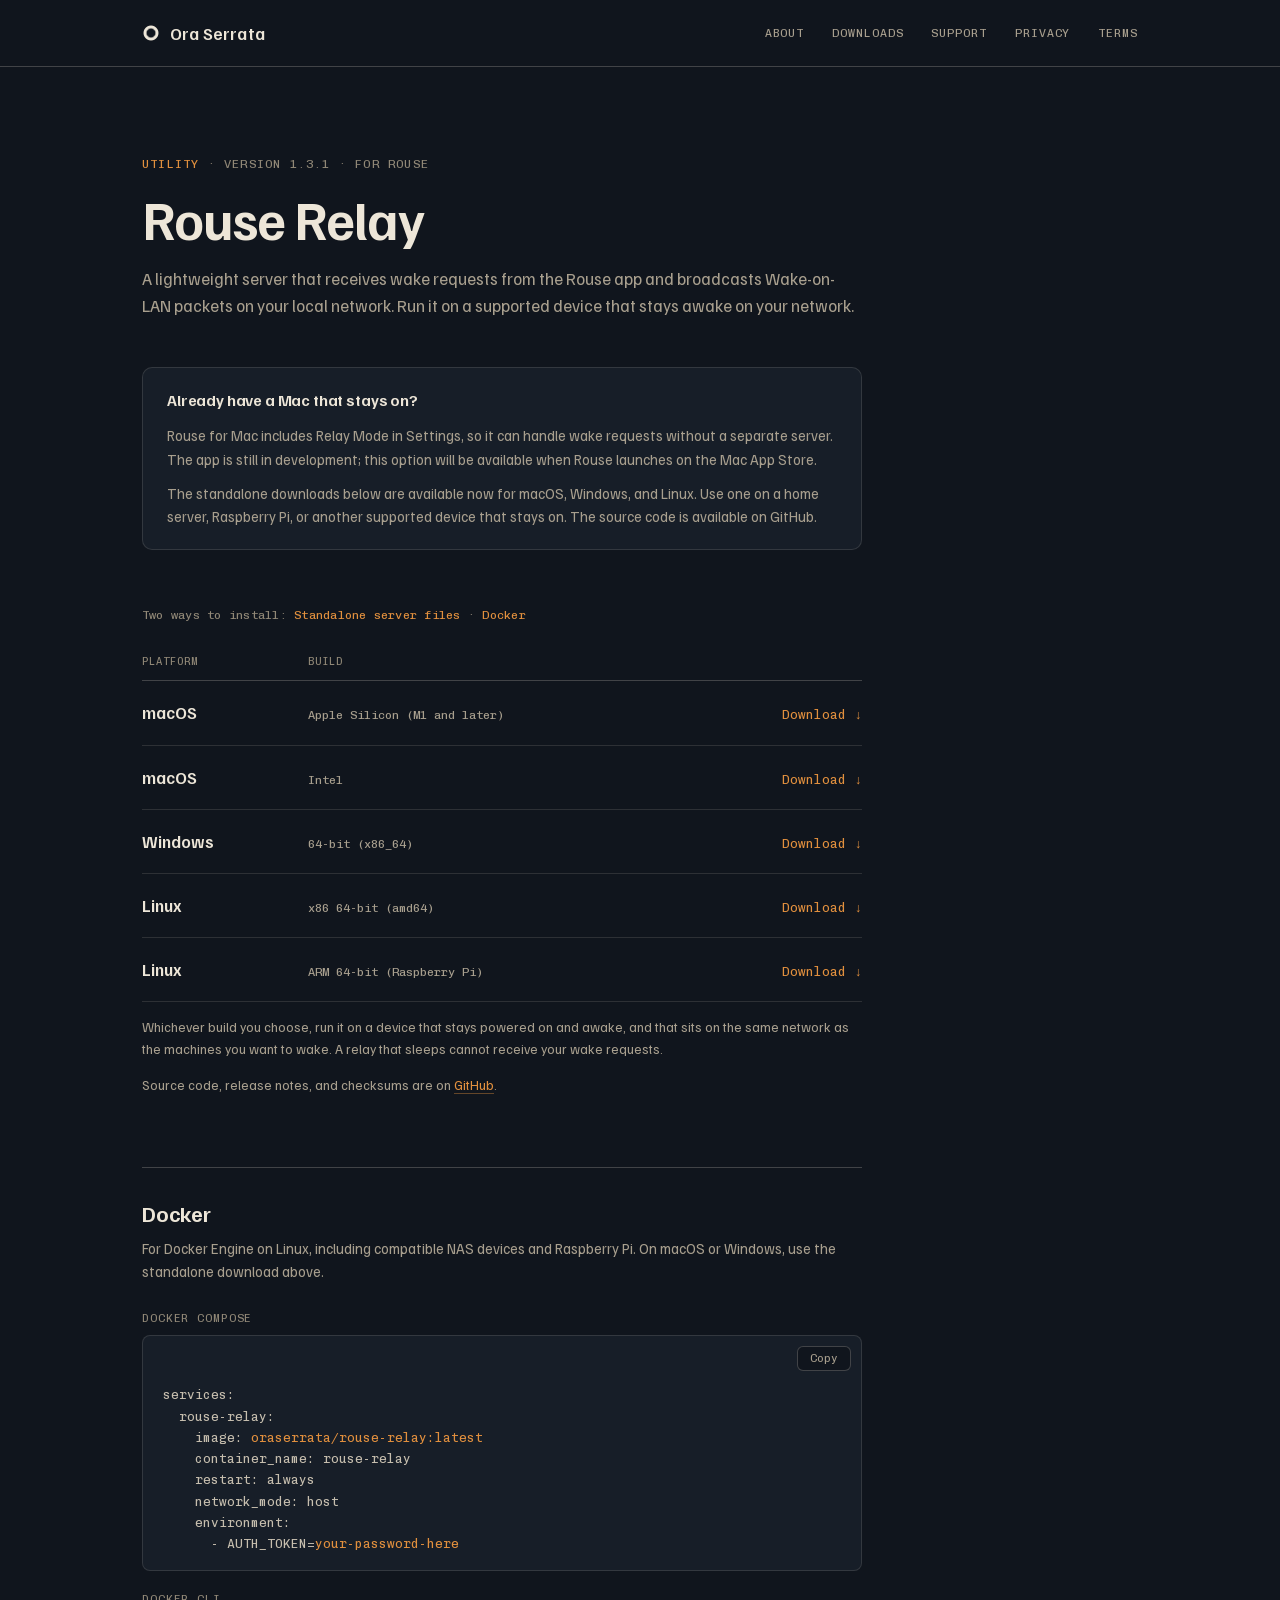
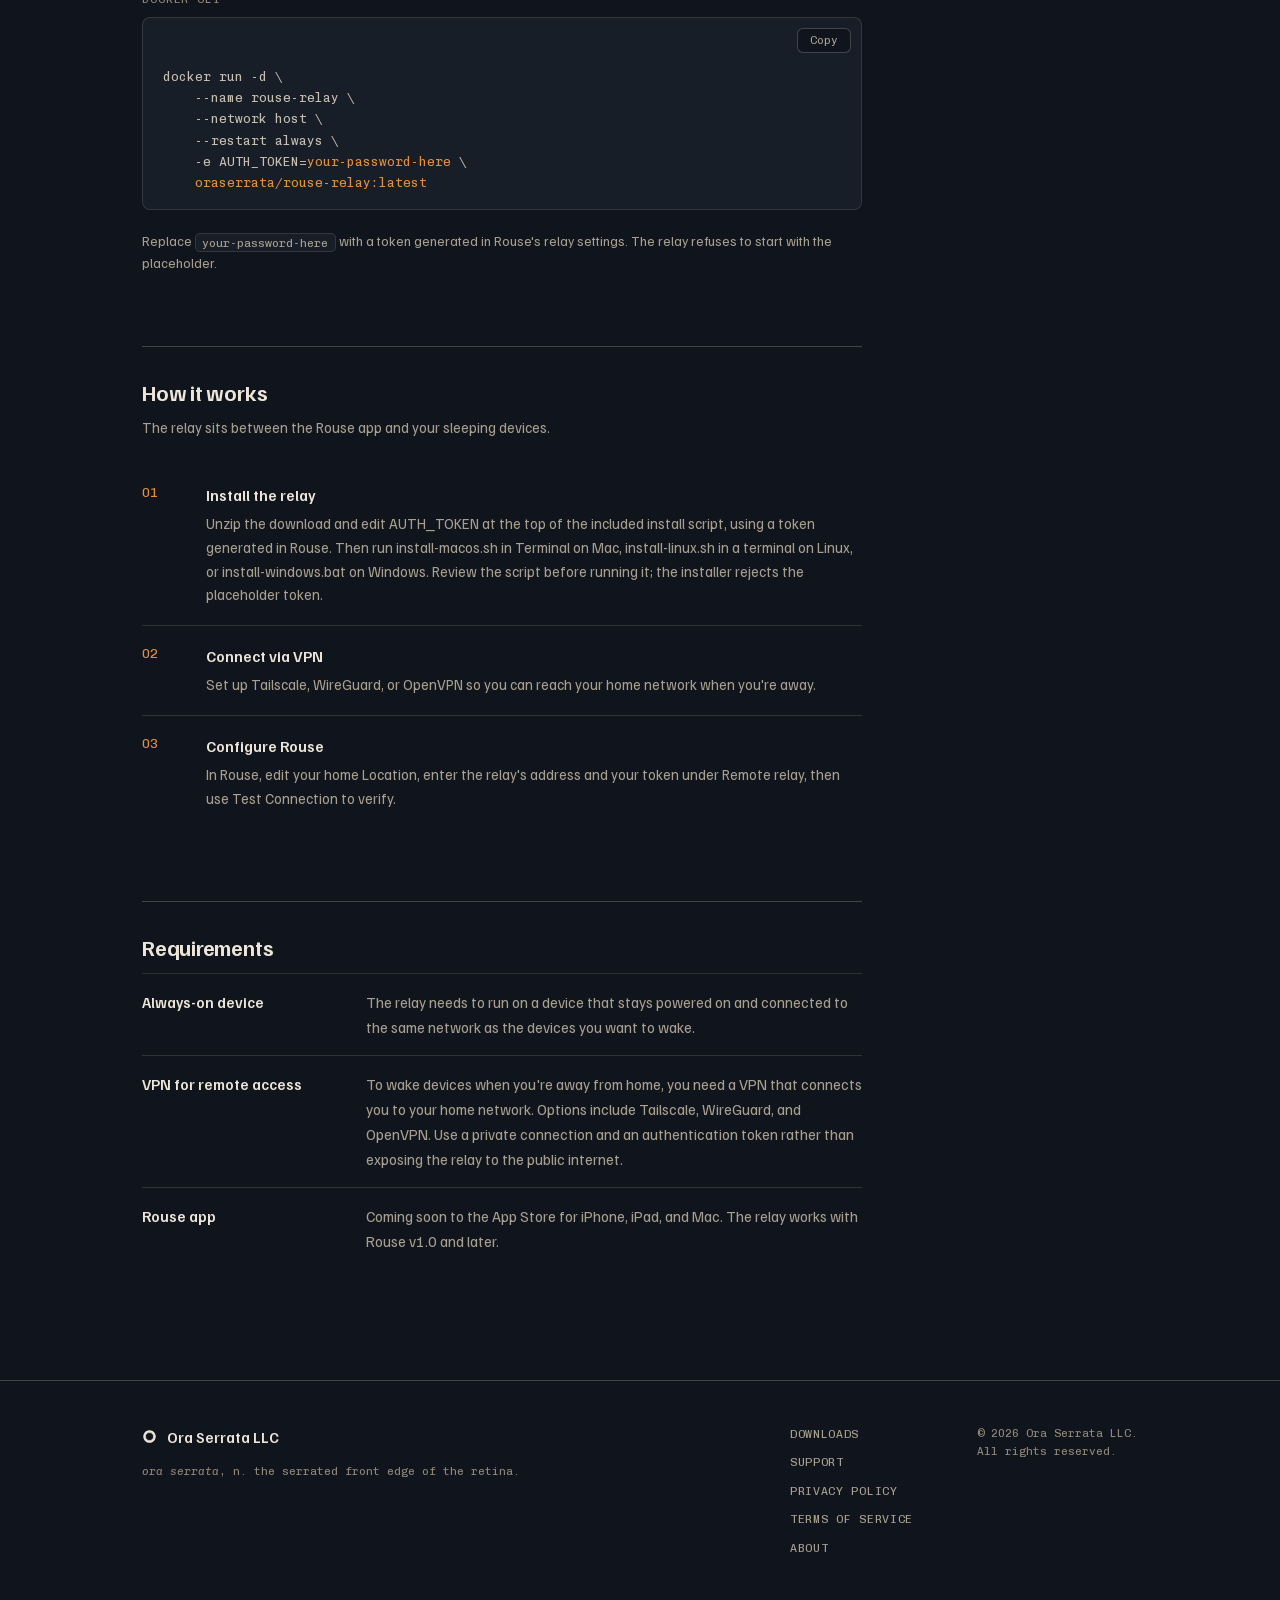
<file: relay.html>
<!DOCTYPE html>
<html lang="en">
<head>
  <meta charset="UTF-8">
  <meta name="viewport" content="width=device-width, initial-scale=1.0">
  <title>Rouse Relay · Ora Serrata</title>
  <meta name="description" content="Download the Rouse Relay server for macOS, Windows, Linux, or Docker. Wake your devices remotely with Rouse.">
  <meta name="robots" content="noindex, nofollow">
  <link rel="stylesheet" href="style.css">
  <style>
    .relay-hero { max-width: 720px; padding: 88px 0 48px; }
    .relay-hero h1 { font-size: clamp(2.4rem, 5vw, 3.4rem); font-weight: 650; letter-spacing: -0.02em; line-height: 1.1; margin: 14px 0 18px; }
    .relay-hero .lede { font-size: 17px; line-height: 1.55; color: var(--muted); text-wrap: pretty; }
    .relay-main { max-width: 720px; padding-bottom: 110px; }
    .relay-note { background: var(--bg-inset); border: 1px solid var(--line); border-radius: 10px; padding: 20px 24px; margin-bottom: 56px; }
    .relay-note h2 { font-size: 16px; font-weight: 650; letter-spacing: -0.01em; margin-bottom: 10px; }
    .relay-note p { font-size: 14.5px; line-height: 1.65; color: var(--muted); margin-bottom: 10px; text-wrap: pretty; }
    .relay-note p:last-child { margin-bottom: 0; }
    .dl-head { display: grid; grid-template-columns: 150px 1fr auto; gap: 16px; padding: 10px 0; border-bottom: 1px solid var(--line-strong); font-family: var(--mono); font-size: 10.5px; letter-spacing: 0.1em; text-transform: uppercase; color: var(--faint); }
    .dl-row { display: grid; grid-template-columns: 150px 1fr auto; gap: 16px; align-items: baseline; padding: 18px 0; border-bottom: 1px solid var(--line); color: var(--ink); }
    .dl-row:hover { background: rgba(237, 230, 216, 0.045); color: var(--ink); }
    .dl-os { font-size: 17px; font-weight: 600; }
    .dl-arch { font-family: var(--mono); font-size: 12px; color: var(--muted); }
    .dl-get { font-family: var(--mono); font-size: 12.5px; color: var(--accent); }
    .aside { font-size: 13.5px; color: var(--muted); margin: 14px 0 0; }
    .aside a, .docker-note a { text-decoration: underline; text-decoration-color: var(--accent-dim); text-underline-offset: 3px; }
    .rsec { margin-top: 72px; border-top: 1px solid var(--line-strong); padding-top: 28px; }
    .rsec > h2 { font-size: 22px; font-weight: 650; letter-spacing: -0.01em; margin-bottom: 6px; }
    .sec-sub { font-size: 14.5px; color: var(--muted); margin-bottom: 26px; }
    .code-label { font-family: var(--mono); font-size: 11px; letter-spacing: 0.08em; text-transform: uppercase; color: var(--faint); margin-bottom: 8px; }
    .codeblock { position: relative; background: var(--bg-inset); border: 1px solid var(--line); border-radius: 8px; padding: 16px 20px; margin-bottom: 20px; }
    .codeblock pre { font-family: var(--mono); font-size: 12.5px; line-height: 1.7; color: var(--body-c); padding-top: 32px; overflow-x: auto; }
    .codeblock .hl { color: var(--accent); }
    .copy-btn { position: absolute; top: 10px; right: 10px; font-family: var(--mono); font-size: 11px; background: var(--bg); border: 1px solid var(--line-strong); border-radius: 6px; padding: 5px 12px; color: var(--muted); cursor: pointer; transition: color 0.15s, border-color 0.15s; }
    .copy-status { display: block; font-size: 13px; color: var(--muted); padding-right: 70px; }
    .copy-btn:hover { color: var(--ink); border-color: var(--ink); }
    .docker-note { font-size: 13.5px; color: var(--muted); }
    .docker-note code { font-family: var(--mono); font-size: 0.85em; background: var(--bg-inset); border: 1px solid var(--line); border-radius: 5px; padding: 0.1rem 0.4rem; }
    .steps-list { list-style: none; margin-top: 8px; }
    .steps-list li { display: grid; grid-template-columns: 48px 1fr; gap: 16px; padding: 18px 0; border-top: 1px solid var(--line); }
    .steps-list li:first-child { border-top: none; }
    .step-num { font-family: var(--mono); font-size: 13px; color: var(--accent); }
    .steps-list h3 { font-size: 15.5px; font-weight: 600; margin-bottom: 4px; }
    .steps-list p { font-size: 14.5px; color: var(--muted); line-height: 1.65; }
    .rsec .specs { margin-top: 8px; border-bottom: none; }
    .rsec .spec-row { grid-template-columns: 200px 1fr; }
    @media (max-width: 760px) {
      .relay-hero { padding: 56px 0 36px; }
      .dl-head { display: none; }
      .dl-row { grid-template-columns: 1fr auto; }
      .dl-arch { grid-column: 1; }
      .dl-get { grid-column: 2; grid-row: 1; }
      .rsec .spec-row { grid-template-columns: 1fr; }
    }
  </style>
</head>
<body>
  <a class="skip-link" href="#main">Skip to content</a>
  <header class="site-head">
    <div class="wrap head-in">
      <a href="index.html" class="brand"><svg width="18" height="18" viewBox="0 0 24 24" aria-hidden="true"><path fill-rule="evenodd" fill="currentColor" d="M12 2A10 10 0 1 1 11.99 2Z M18.90 12.00L17.27 12.59L18.73 13.54L17.00 13.75L18.22 14.99L16.49 14.82L17.39 16.30L15.75 15.75L16.30 17.39L14.82 16.49L14.99 18.22L13.75 17.00L13.54 18.73L12.59 17.27L12.00 18.90L11.41 17.27L10.46 18.73L10.25 17.00L9.01 18.22L9.18 16.49L7.70 17.39L8.25 15.75L6.61 16.30L7.51 14.82L5.78 14.99L7.00 13.75L5.27 13.54L6.73 12.59L5.10 12.00L6.73 11.41L5.27 10.46L7.00 10.25L5.78 9.01L7.51 9.18L6.61 7.70L8.25 8.25L7.70 6.61L9.18 7.51L9.01 5.78L10.25 7.00L10.46 5.27L11.41 6.73L12.00 5.10L12.59 6.73L13.54 5.27L13.75 7.00L14.99 5.78L14.82 7.51L16.30 6.61L15.75 8.25L17.39 7.70L16.49 9.18L18.22 9.01L17.00 10.25L18.73 10.46L17.27 11.41Z"></path></svg> Ora Serrata</a>
      <nav class="site-nav" aria-label="Primary">
        <a href="about.html">About</a>
        <a href="downloads.html">Downloads</a>
        <a href="support.html">Support</a>
        <a href="privacy.html">Privacy</a>
        <a href="terms.html">Terms</a>
      </nav>
    </div>
  </header>
  <main class="wrap" id="main" tabindex="-1">
    <section class="relay-hero">
      <p class="kicker"><span class="num">Utility</span> · Version 1.3.1 · <a href="index.html#rouse" style="color:inherit">For Rouse</a></p>
      <h1>Rouse Relay</h1>
      <p class="lede">A lightweight server that receives wake requests from the Rouse app and broadcasts Wake-on-LAN packets on your local network. Run it on a supported device that stays awake on your network.</p>
    </section>

    <div class="relay-main">
      <div class="relay-note">
        <h2>Already have a Mac that stays on?</h2>
        <p>Rouse for Mac includes Relay Mode in Settings, so it can handle wake requests without a separate server. The app is still in development; this option will be available when Rouse launches on the Mac App Store.</p>
        <p>The standalone downloads below are available now for macOS, Windows, and Linux. Use one on a home server, Raspberry Pi, or another supported device that stays on. The source code is available on GitHub.</p>
      </div>

      <p class="relay-jump"><span>Two ways to install:</span> <a href="#standalone">Standalone server files</a> <span aria-hidden="true">·</span> <a href="#docker">Docker</a></p>

      <section aria-label="Downloads" id="standalone">
        <div class="dl-head"><span>Platform</span><span>Build</span><span></span></div>
        <a class="dl-row" href="https://github.com/oraserrata-dev/rouse-relay/releases/latest/download/RouseRelay-macOS-arm64.zip">
          <span class="dl-os">macOS</span><span class="dl-arch">Apple Silicon (M1 and later)</span><span class="dl-get">Download ↓</span>
        </a>
        <a class="dl-row" href="https://github.com/oraserrata-dev/rouse-relay/releases/latest/download/RouseRelay-macOS-amd64.zip">
          <span class="dl-os">macOS</span><span class="dl-arch">Intel</span><span class="dl-get">Download ↓</span>
        </a>
        <a class="dl-row" href="https://github.com/oraserrata-dev/rouse-relay/releases/latest/download/RouseRelay-windows-amd64.zip">
          <span class="dl-os">Windows</span><span class="dl-arch">64-bit (x86_64)</span><span class="dl-get">Download ↓</span>
        </a>
        <a class="dl-row" href="https://github.com/oraserrata-dev/rouse-relay/releases/latest/download/RouseRelay-linux-amd64.zip">
          <span class="dl-os">Linux</span><span class="dl-arch">x86 64-bit (amd64)</span><span class="dl-get">Download ↓</span>
        </a>
        <a class="dl-row" href="https://github.com/oraserrata-dev/rouse-relay/releases/latest/download/RouseRelay-linux-arm64.zip">
          <span class="dl-os">Linux</span><span class="dl-arch">ARM 64-bit (Raspberry Pi)</span><span class="dl-get">Download ↓</span>
        </a>
        <p class="aside">Whichever build you choose, run it on a device that stays powered on and awake, and that sits on the same network as the machines you want to wake. A relay that sleeps cannot receive your wake requests.</p>
        <p class="aside">Source code, release notes, and checksums are on <a href="https://github.com/oraserrata-dev/rouse-relay/releases/latest">GitHub</a>.</p>
      </section>

      <section class="rsec" id="docker">
        <h2>Docker</h2>
        <p class="sec-sub">For Docker Engine on Linux, including compatible NAS devices and Raspberry Pi. On macOS or Windows, use the standalone download above.</p>
        <div class="code-label">Docker Compose</div>
        <div class="codeblock">
          <button class="copy-btn" type="button" hidden>Copy</button>
          <span class="copy-status" role="status" aria-live="polite"></span>
<pre tabindex="0" aria-label="Docker Compose configuration">services:
  rouse-relay:
    image: <span class="hl">oraserrata/rouse-relay:latest</span>
    container_name: rouse-relay
    restart: always
    network_mode: host
    environment:
      - AUTH_TOKEN=<span class="hl">your-password-here</span></pre>
        </div>
        <div class="code-label">Docker CLI</div>
        <div class="codeblock">
          <button class="copy-btn" type="button" hidden>Copy</button>
          <span class="copy-status" role="status" aria-live="polite"></span>
<pre tabindex="0" aria-label="Docker run command">docker run -d \
    --name rouse-relay \
    --network host \
    --restart always \
    -e AUTH_TOKEN=<span class="hl">your-password-here</span> \
    <span class="hl">oraserrata/rouse-relay:latest</span></pre>
        </div>
        <p class="docker-note">Replace <code>your-password-here</code> with a token generated in Rouse's relay settings. The relay refuses to start with the placeholder.</p>
      </section>

      <section class="rsec">
        <h2>How it works</h2>
        <p class="sec-sub">The relay sits between the Rouse app and your sleeping devices.</p>
        <ol class="steps-list">
          <li>
            <span class="step-num">01</span>
            <div>
              <h3>Install the relay</h3>
              <p>Unzip the download and edit AUTH_TOKEN at the top of the included install script, using a token generated in Rouse. Then run install-macos.sh in Terminal on Mac, install-linux.sh in a terminal on Linux, or install-windows.bat on Windows. Review the script before running it; the installer rejects the placeholder token.</p>
            </div>
          </li>
          <li>
            <span class="step-num">02</span>
            <div>
              <h3>Connect via VPN</h3>
              <p>Set up Tailscale, WireGuard, or OpenVPN so you can reach your home network when you're away.</p>
            </div>
          </li>
          <li>
            <span class="step-num">03</span>
            <div>
              <h3>Configure Rouse</h3>
              <p>In Rouse, edit your home Location, enter the relay's address and your token under Remote relay, then use Test Connection to verify.</p>
            </div>
          </li>
        </ol>
      </section>

      <section class="rsec">
        <h2>Requirements</h2>
        <dl class="specs">
          <div class="spec-row"><dt>Always-on device</dt><dd>The relay needs to run on a device that stays powered on and connected to the same network as the devices you want to wake.</dd></div>
          <div class="spec-row"><dt>VPN for remote access</dt><dd>To wake devices when you're away from home, you need a VPN that connects you to your home network. Options include Tailscale, WireGuard, and OpenVPN. Use a private connection and an authentication token rather than exposing the relay to the public internet.</dd></div>
          <div class="spec-row"><dt>Rouse app</dt><dd>Coming soon to the App Store for iPhone, iPad, and Mac. The relay works with Rouse v1.0 and later.</dd></div>
        </dl>
      </section>
    </div>
  </main>
  <footer class="site-foot">
    <div class="wrap foot-grid">
      <div>
        <div class="foot-brand"><svg width="15" height="15" viewBox="0 0 24 24" aria-hidden="true"><path fill-rule="evenodd" fill="currentColor" d="M12 2A10 10 0 1 1 11.99 2Z M18.90 12.00L17.27 12.59L18.73 13.54L17.00 13.75L18.22 14.99L16.49 14.82L17.39 16.30L15.75 15.75L16.30 17.39L14.82 16.49L14.99 18.22L13.75 17.00L13.54 18.73L12.59 17.27L12.00 18.90L11.41 17.27L10.46 18.73L10.25 17.00L9.01 18.22L9.18 16.49L7.70 17.39L8.25 15.75L6.61 16.30L7.51 14.82L5.78 14.99L7.00 13.75L5.27 13.54L6.73 12.59L5.10 12.00L6.73 11.41L5.27 10.46L7.00 10.25L5.78 9.01L7.51 9.18L6.61 7.70L8.25 8.25L7.70 6.61L9.18 7.51L9.01 5.78L10.25 7.00L10.46 5.27L11.41 6.73L12.00 5.10L12.59 6.73L13.54 5.27L13.75 7.00L14.99 5.78L14.82 7.51L16.30 6.61L15.75 8.25L17.39 7.70L16.49 9.18L18.22 9.01L17.00 10.25L18.73 10.46L17.27 11.41Z"></path></svg> Ora Serrata LLC</div>
        <p class="footnote"><em>ora serrata</em>, n. the serrated front edge of the retina.</p>
      </div>
      <nav class="foot-nav" aria-label="Footer">
        <a href="downloads.html">Downloads</a>
        <a href="support.html">Support</a>
        <a href="privacy.html">Privacy Policy</a>
        <a href="terms.html">Terms of Service</a>
        <a href="about.html">About</a>
      </nav>
      <p class="copyright">© 2026 Ora Serrata LLC.<br>All rights reserved.</p>
    </div>
  </footer>
  <script src="relay.js" defer></script>
</body>
</html>
</file>
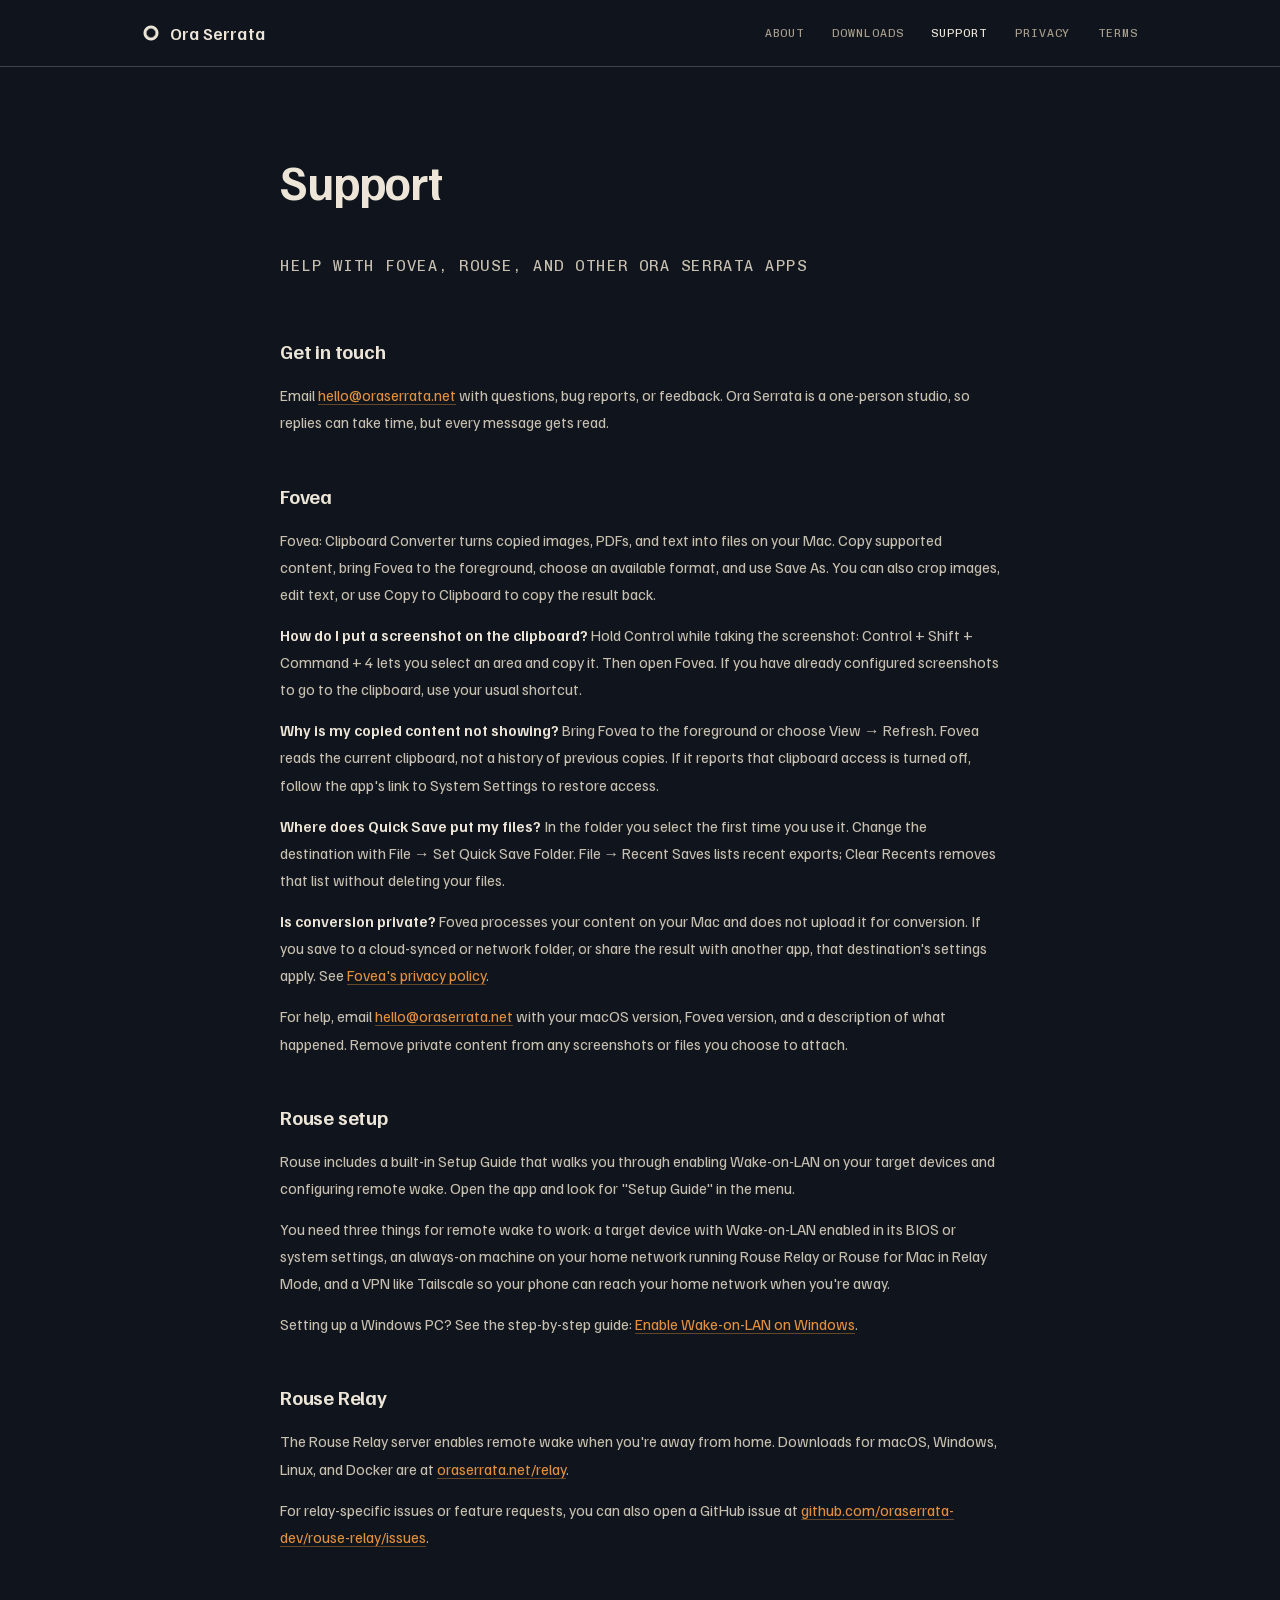
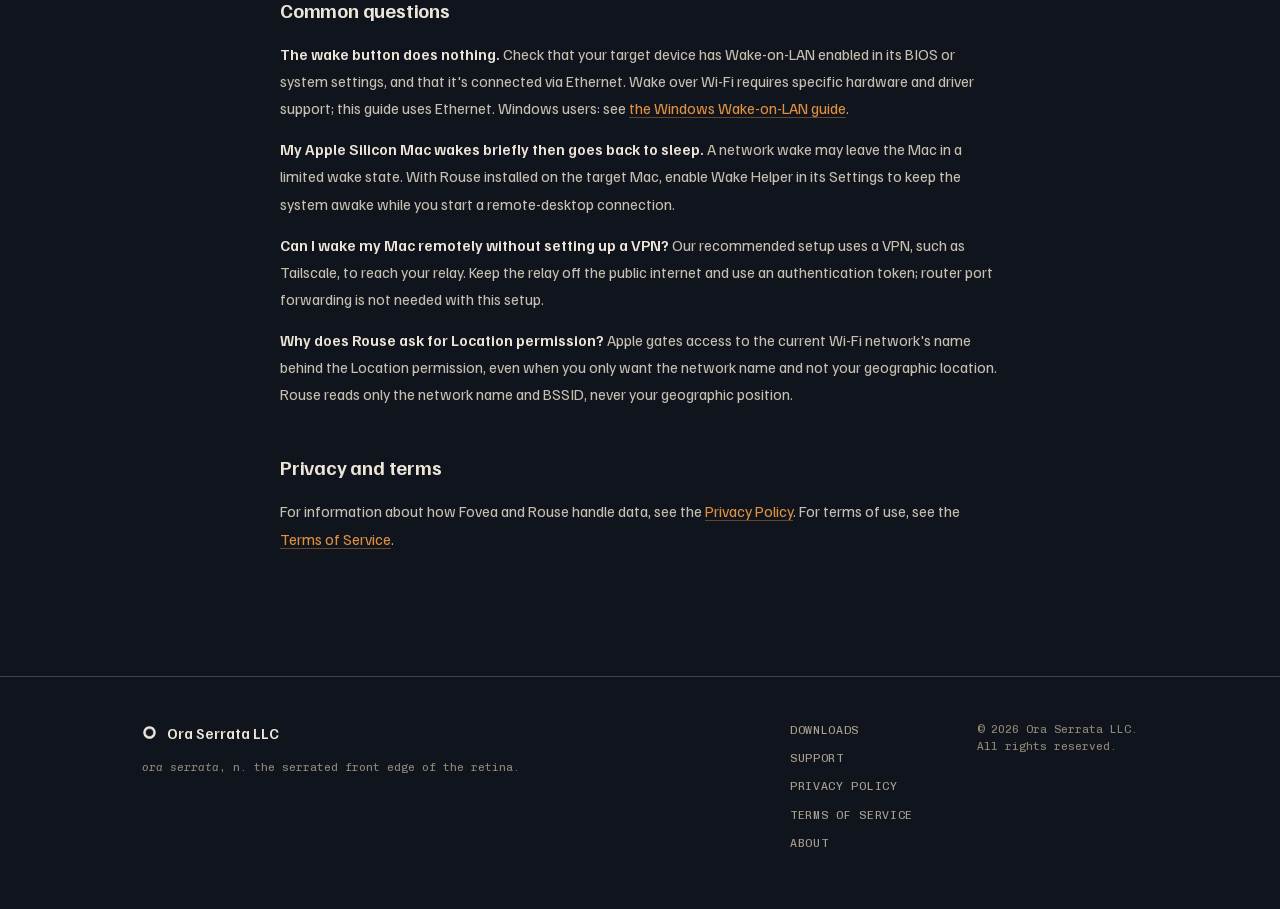
<file: support.html>
<!DOCTYPE html>
<html lang="en">
<head>
  <meta charset="UTF-8">
  <meta name="viewport" content="width=device-width, initial-scale=1.0">
  <title>Support · Ora Serrata</title>
  <meta name="description" content="Get help with Fovea, Rouse, and other Ora Serrata apps.">
  <meta name="robots" content="noindex, nofollow">
  <link rel="stylesheet" href="style.css">
</head>
<body>
  <a class="skip-link" href="#main">Skip to content</a>
  <header class="site-head">
    <div class="wrap head-in">
      <a href="index.html" class="brand"><svg width="18" height="18" viewBox="0 0 24 24" aria-hidden="true"><path fill-rule="evenodd" fill="currentColor" d="M12 2A10 10 0 1 1 11.99 2Z M18.90 12.00L17.27 12.59L18.73 13.54L17.00 13.75L18.22 14.99L16.49 14.82L17.39 16.30L15.75 15.75L16.30 17.39L14.82 16.49L14.99 18.22L13.75 17.00L13.54 18.73L12.59 17.27L12.00 18.90L11.41 17.27L10.46 18.73L10.25 17.00L9.01 18.22L9.18 16.49L7.70 17.39L8.25 15.75L6.61 16.30L7.51 14.82L5.78 14.99L7.00 13.75L5.27 13.54L6.73 12.59L5.10 12.00L6.73 11.41L5.27 10.46L7.00 10.25L5.78 9.01L7.51 9.18L6.61 7.70L8.25 8.25L7.70 6.61L9.18 7.51L9.01 5.78L10.25 7.00L10.46 5.27L11.41 6.73L12.00 5.10L12.59 6.73L13.54 5.27L13.75 7.00L14.99 5.78L14.82 7.51L16.30 6.61L15.75 8.25L17.39 7.70L16.49 9.18L18.22 9.01L17.00 10.25L18.73 10.46L17.27 11.41Z"></path></svg> Ora Serrata</a>
      <nav class="site-nav" aria-label="Primary">
        <a href="about.html">About</a>
        <a href="downloads.html">Downloads</a>
        <a href="support.html" class="on" aria-current="page">Support</a>
        <a href="privacy.html">Privacy</a>
        <a href="terms.html">Terms</a>
      </nav>
    </div>
  </header>
  <main class="wrap" id="main" tabindex="-1">
    <article class="article">
      <h1>Support</h1>
      <p class="kicker date">Help with Fovea, Rouse, and other Ora Serrata apps</p>

      <h2>Get in touch</h2>
      <p>Email <a href="mailto:hello@oraserrata.net">hello@oraserrata.net</a> with questions, bug reports, or feedback. Ora Serrata is a one-person studio, so replies can take time, but every message gets read.</p>

      <h2 id="fovea">Fovea</h2>
      <p>Fovea: Clipboard Converter turns copied images, PDFs, and text into files on your Mac. Copy supported content, bring Fovea to the foreground, choose an available format, and use Save As. You can also crop images, edit text, or use Copy to Clipboard to copy the result back.</p>
      <p><strong>How do I put a screenshot on the clipboard?</strong> Hold Control while taking the screenshot: Control + Shift + Command + 4 lets you select an area and copy it. Then open Fovea. If you have already configured screenshots to go to the clipboard, use your usual shortcut.</p>
      <p><strong>Why is my copied content not showing?</strong> Bring Fovea to the foreground or choose View → Refresh. Fovea reads the current clipboard, not a history of previous copies. If it reports that clipboard access is turned off, follow the app's link to System Settings to restore access.</p>
      <p><strong>Where does Quick Save put my files?</strong> In the folder you select the first time you use it. Change the destination with File → Set Quick Save Folder. File → Recent Saves lists recent exports; Clear Recents removes that list without deleting your files.</p>
      <p><strong>Is conversion private?</strong> Fovea processes your content on your Mac and does not upload it for conversion. If you save to a cloud-synced or network folder, or share the result with another app, that destination's settings apply. See <a href="privacy.html#fovea">Fovea's privacy policy</a>.</p>
      <p>For help, email <a href="mailto:hello@oraserrata.net">hello@oraserrata.net</a> with your macOS version, Fovea version, and a description of what happened. Remove private content from any screenshots or files you choose to attach.</p>

      <h2>Rouse setup</h2>
      <p>Rouse includes a built-in Setup Guide that walks you through enabling Wake-on-LAN on your target devices and configuring remote wake. Open the app and look for "Setup Guide" in the menu.</p>
      <p>You need three things for remote wake to work: a target device with Wake-on-LAN enabled in its BIOS or system settings, an always-on machine on your home network running Rouse Relay or Rouse for Mac in Relay Mode, and a VPN like Tailscale so your phone can reach your home network when you're away.</p>
      <p>Setting up a Windows PC? See the step-by-step guide: <a href="wol-guide.html">Enable Wake-on-LAN on Windows</a>.</p>

      <h2>Rouse Relay</h2>
      <p>The Rouse Relay server enables remote wake when you're away from home. Downloads for macOS, Windows, Linux, and Docker are at <a href="relay.html">oraserrata.net/relay</a>.</p>
      <p>For relay-specific issues or feature requests, you can also open a GitHub issue at <a href="https://github.com/oraserrata-dev/rouse-relay/issues">github.com/oraserrata-dev/rouse-relay/issues</a>.</p>

      <h2>Common questions</h2>
      <p><strong>The wake button does nothing.</strong> Check that your target device has Wake-on-LAN enabled in its BIOS or system settings, and that it's connected via Ethernet. Wake over Wi-Fi requires specific hardware and driver support; this guide uses Ethernet. Windows users: see <a href="wol-guide.html">the Windows Wake-on-LAN guide</a>.</p>
      <p><strong>My Apple Silicon Mac wakes briefly then goes back to sleep.</strong> A network wake may leave the Mac in a limited wake state. With Rouse installed on the target Mac, enable Wake Helper in its Settings to keep the system awake while you start a remote-desktop connection.</p>
      <p><strong>Can I wake my Mac remotely without setting up a VPN?</strong> Our recommended setup uses a VPN, such as Tailscale, to reach your relay. Keep the relay off the public internet and use an authentication token; router port forwarding is not needed with this setup.</p>
      <p><strong>Why does Rouse ask for Location permission?</strong> Apple gates access to the current Wi-Fi network's name behind the Location permission, even when you only want the network name and not your geographic location. Rouse reads only the network name and BSSID, never your geographic position.</p>

      <h2>Privacy and terms</h2>
      <p>For information about how Fovea and Rouse handle data, see the <a href="privacy.html">Privacy Policy</a>. For terms of use, see the <a href="terms.html">Terms of Service</a>.</p>
    </article>
  </main>
  <footer class="site-foot">
    <div class="wrap foot-grid">
      <div>
        <div class="foot-brand"><svg width="15" height="15" viewBox="0 0 24 24" aria-hidden="true"><path fill-rule="evenodd" fill="currentColor" d="M12 2A10 10 0 1 1 11.99 2Z M18.90 12.00L17.27 12.59L18.73 13.54L17.00 13.75L18.22 14.99L16.49 14.82L17.39 16.30L15.75 15.75L16.30 17.39L14.82 16.49L14.99 18.22L13.75 17.00L13.54 18.73L12.59 17.27L12.00 18.90L11.41 17.27L10.46 18.73L10.25 17.00L9.01 18.22L9.18 16.49L7.70 17.39L8.25 15.75L6.61 16.30L7.51 14.82L5.78 14.99L7.00 13.75L5.27 13.54L6.73 12.59L5.10 12.00L6.73 11.41L5.27 10.46L7.00 10.25L5.78 9.01L7.51 9.18L6.61 7.70L8.25 8.25L7.70 6.61L9.18 7.51L9.01 5.78L10.25 7.00L10.46 5.27L11.41 6.73L12.00 5.10L12.59 6.73L13.54 5.27L13.75 7.00L14.99 5.78L14.82 7.51L16.30 6.61L15.75 8.25L17.39 7.70L16.49 9.18L18.22 9.01L17.00 10.25L18.73 10.46L17.27 11.41Z"></path></svg> Ora Serrata LLC</div>
        <p class="footnote"><em>ora serrata</em>, n. the serrated front edge of the retina.</p>
      </div>
      <nav class="foot-nav" aria-label="Footer">
        <a href="downloads.html">Downloads</a>
        <a href="support.html">Support</a>
        <a href="privacy.html">Privacy Policy</a>
        <a href="terms.html">Terms of Service</a>
        <a href="about.html">About</a>
      </nav>
      <p class="copyright">© 2026 Ora Serrata LLC.<br>All rights reserved.</p>
    </div>
  </footer>
</body>
</html>
</file>
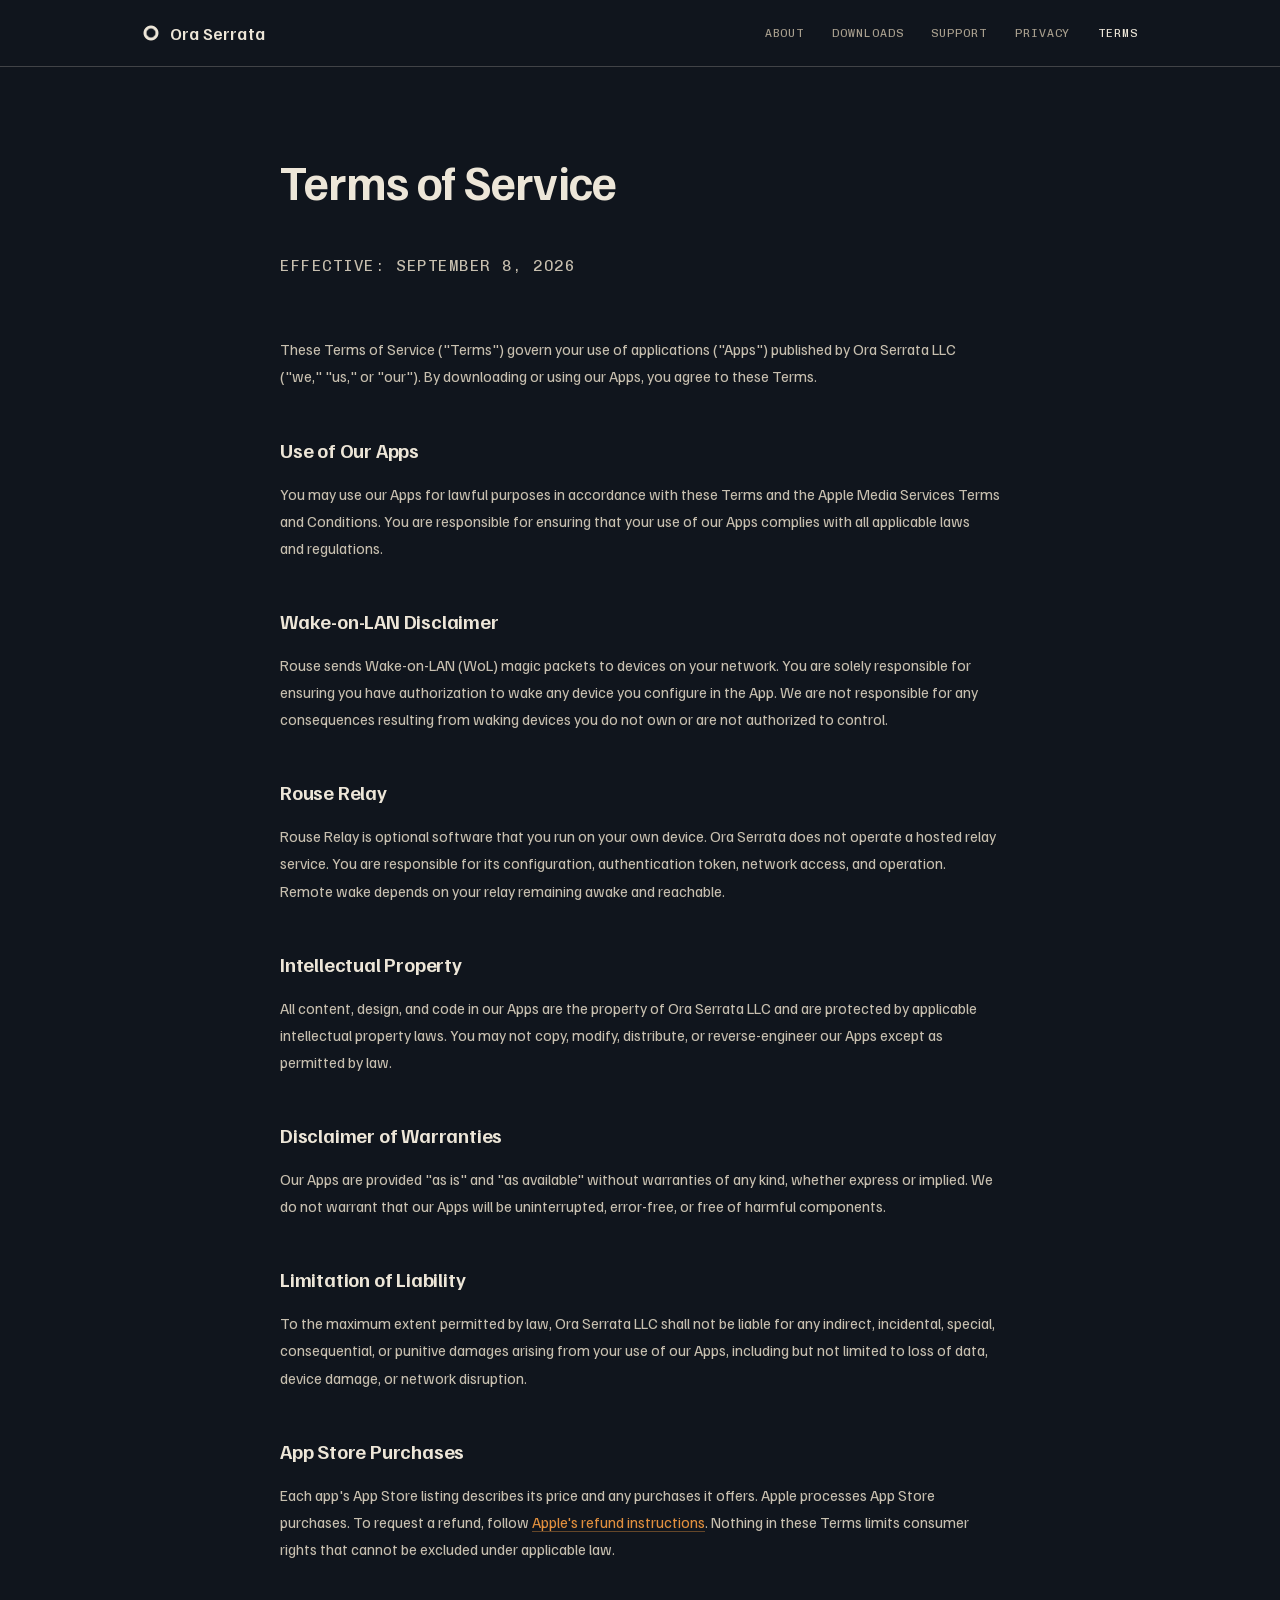
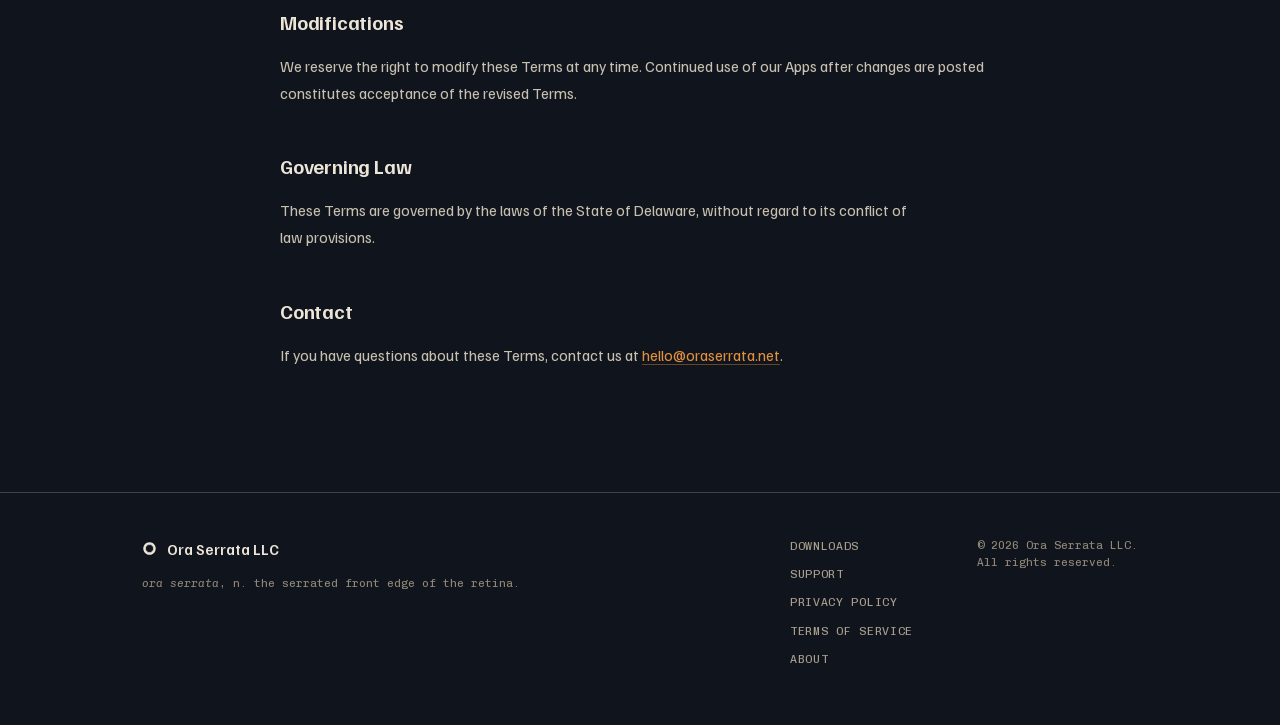
<file: terms.html>
<!DOCTYPE html>
<html lang="en">
<head>
  <meta charset="UTF-8">
  <meta name="viewport" content="width=device-width, initial-scale=1.0">
  <title>Terms of Service · Ora Serrata</title>
  <meta name="description" content="Terms of Service for apps published by Ora Serrata LLC.">
  <meta name="robots" content="noindex, nofollow">
  <link rel="stylesheet" href="style.css">
</head>
<body>
  <a class="skip-link" href="#main">Skip to content</a>
  <header class="site-head">
    <div class="wrap head-in">
      <a href="index.html" class="brand"><svg width="18" height="18" viewBox="0 0 24 24" aria-hidden="true"><path fill-rule="evenodd" fill="currentColor" d="M12 2A10 10 0 1 1 11.99 2Z M18.90 12.00L17.27 12.59L18.73 13.54L17.00 13.75L18.22 14.99L16.49 14.82L17.39 16.30L15.75 15.75L16.30 17.39L14.82 16.49L14.99 18.22L13.75 17.00L13.54 18.73L12.59 17.27L12.00 18.90L11.41 17.27L10.46 18.73L10.25 17.00L9.01 18.22L9.18 16.49L7.70 17.39L8.25 15.75L6.61 16.30L7.51 14.82L5.78 14.99L7.00 13.75L5.27 13.54L6.73 12.59L5.10 12.00L6.73 11.41L5.27 10.46L7.00 10.25L5.78 9.01L7.51 9.18L6.61 7.70L8.25 8.25L7.70 6.61L9.18 7.51L9.01 5.78L10.25 7.00L10.46 5.27L11.41 6.73L12.00 5.10L12.59 6.73L13.54 5.27L13.75 7.00L14.99 5.78L14.82 7.51L16.30 6.61L15.75 8.25L17.39 7.70L16.49 9.18L18.22 9.01L17.00 10.25L18.73 10.46L17.27 11.41Z"></path></svg> Ora Serrata</a>
      <nav class="site-nav" aria-label="Primary">
        <a href="about.html">About</a>
        <a href="downloads.html">Downloads</a>
        <a href="support.html">Support</a>
        <a href="privacy.html">Privacy</a>
        <a href="terms.html" class="on" aria-current="page">Terms</a>
      </nav>
    </div>
  </header>
  <main class="wrap" id="main" tabindex="-1">
    <article class="article">
      <h1>Terms of Service</h1>
      <p class="kicker date">Effective: September 8, 2026</p>

      <p>These Terms of Service ("Terms") govern your use of applications ("Apps") published by Ora Serrata LLC ("we," "us," or "our"). By downloading or using our Apps, you agree to these Terms.</p>

      <h2>Use of Our Apps</h2>
      <p>You may use our Apps for lawful purposes in accordance with these Terms and the Apple Media Services Terms and Conditions. You are responsible for ensuring that your use of our Apps complies with all applicable laws and regulations.</p>

      <h2>Wake-on-LAN Disclaimer</h2>
      <p>Rouse sends Wake-on-LAN (WoL) magic packets to devices on your network. You are solely responsible for ensuring you have authorization to wake any device you configure in the App. We are not responsible for any consequences resulting from waking devices you do not own or are not authorized to control.</p>

      <h2>Rouse Relay</h2>
      <p>Rouse Relay is optional software that you run on your own device. Ora Serrata does not operate a hosted relay service. You are responsible for its configuration, authentication token, network access, and operation. Remote wake depends on your relay remaining awake and reachable.</p>

      <h2>Intellectual Property</h2>
      <p>All content, design, and code in our Apps are the property of Ora Serrata LLC and are protected by applicable intellectual property laws. You may not copy, modify, distribute, or reverse-engineer our Apps except as permitted by law.</p>

      <h2>Disclaimer of Warranties</h2>
      <p>Our Apps are provided "as is" and "as available" without warranties of any kind, whether express or implied. We do not warrant that our Apps will be uninterrupted, error-free, or free of harmful components.</p>

      <h2>Limitation of Liability</h2>
      <p>To the maximum extent permitted by law, Ora Serrata LLC shall not be liable for any indirect, incidental, special, consequential, or punitive damages arising from your use of our Apps, including but not limited to loss of data, device damage, or network disruption.</p>

      <h2>App Store Purchases</h2>
      <p>Each app's App Store listing describes its price and any purchases it offers. Apple processes App Store purchases. To request a refund, follow <a href="https://support.apple.com/en-us/118223">Apple's refund instructions</a>. Nothing in these Terms limits consumer rights that cannot be excluded under applicable law.</p>

      <h2>Modifications</h2>
      <p>We reserve the right to modify these Terms at any time. Continued use of our Apps after changes are posted constitutes acceptance of the revised Terms.</p>

      <h2>Governing Law</h2>
      <p>These Terms are governed by the laws of the State of Delaware, without regard to its conflict of law provisions.</p>

      <h2>Contact</h2>
      <p>If you have questions about these Terms, contact us at <a href="mailto:hello@oraserrata.net">hello@oraserrata.net</a>.</p>
    </article>
  </main>
  <footer class="site-foot">
    <div class="wrap foot-grid">
      <div>
        <div class="foot-brand"><svg width="15" height="15" viewBox="0 0 24 24" aria-hidden="true"><path fill-rule="evenodd" fill="currentColor" d="M12 2A10 10 0 1 1 11.99 2Z M18.90 12.00L17.27 12.59L18.73 13.54L17.00 13.75L18.22 14.99L16.49 14.82L17.39 16.30L15.75 15.75L16.30 17.39L14.82 16.49L14.99 18.22L13.75 17.00L13.54 18.73L12.59 17.27L12.00 18.90L11.41 17.27L10.46 18.73L10.25 17.00L9.01 18.22L9.18 16.49L7.70 17.39L8.25 15.75L6.61 16.30L7.51 14.82L5.78 14.99L7.00 13.75L5.27 13.54L6.73 12.59L5.10 12.00L6.73 11.41L5.27 10.46L7.00 10.25L5.78 9.01L7.51 9.18L6.61 7.70L8.25 8.25L7.70 6.61L9.18 7.51L9.01 5.78L10.25 7.00L10.46 5.27L11.41 6.73L12.00 5.10L12.59 6.73L13.54 5.27L13.75 7.00L14.99 5.78L14.82 7.51L16.30 6.61L15.75 8.25L17.39 7.70L16.49 9.18L18.22 9.01L17.00 10.25L18.73 10.46L17.27 11.41Z"></path></svg> Ora Serrata LLC</div>
        <p class="footnote"><em>ora serrata</em>, n. the serrated front edge of the retina.</p>
      </div>
      <nav class="foot-nav" aria-label="Footer">
        <a href="downloads.html">Downloads</a>
        <a href="support.html">Support</a>
        <a href="privacy.html">Privacy Policy</a>
        <a href="terms.html">Terms of Service</a>
        <a href="about.html">About</a>
      </nav>
      <p class="copyright">© 2026 Ora Serrata LLC.<br>All rights reserved.</p>
    </div>
  </footer>
</body>
</html>
</file>
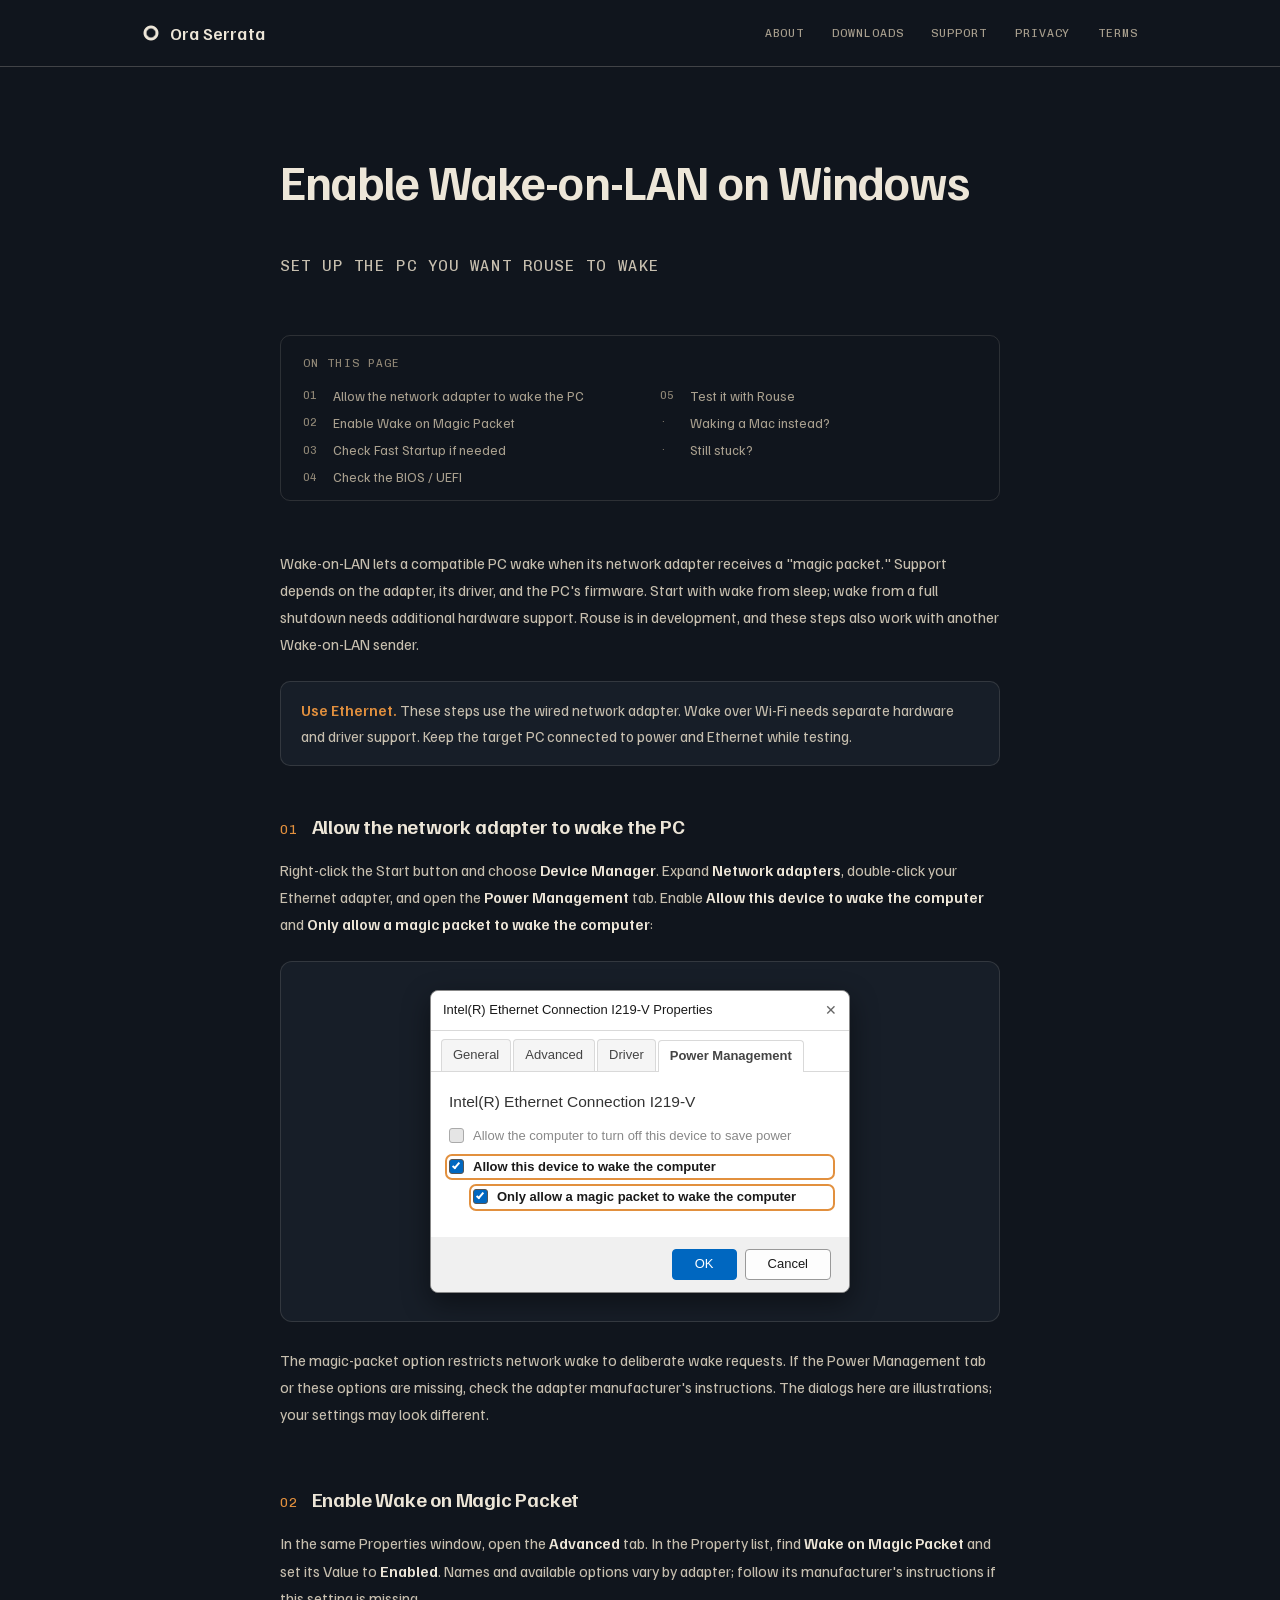
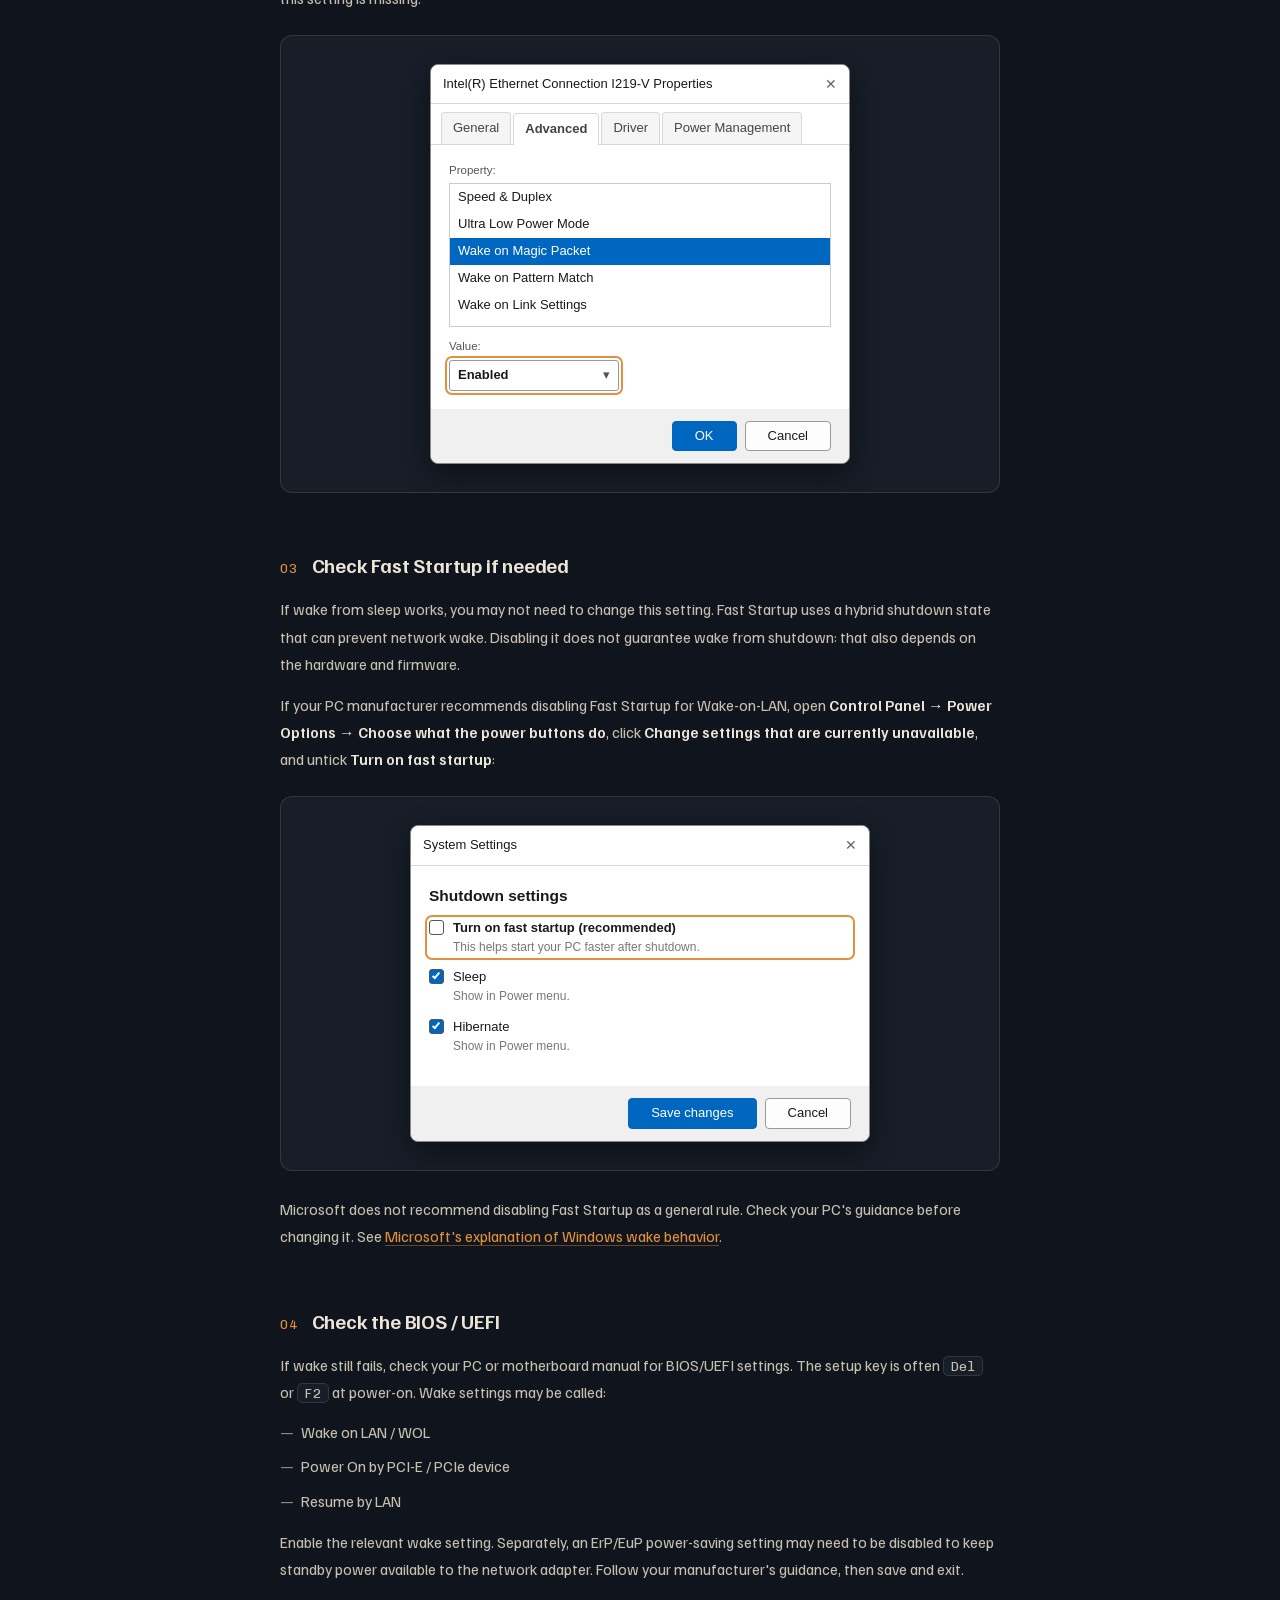
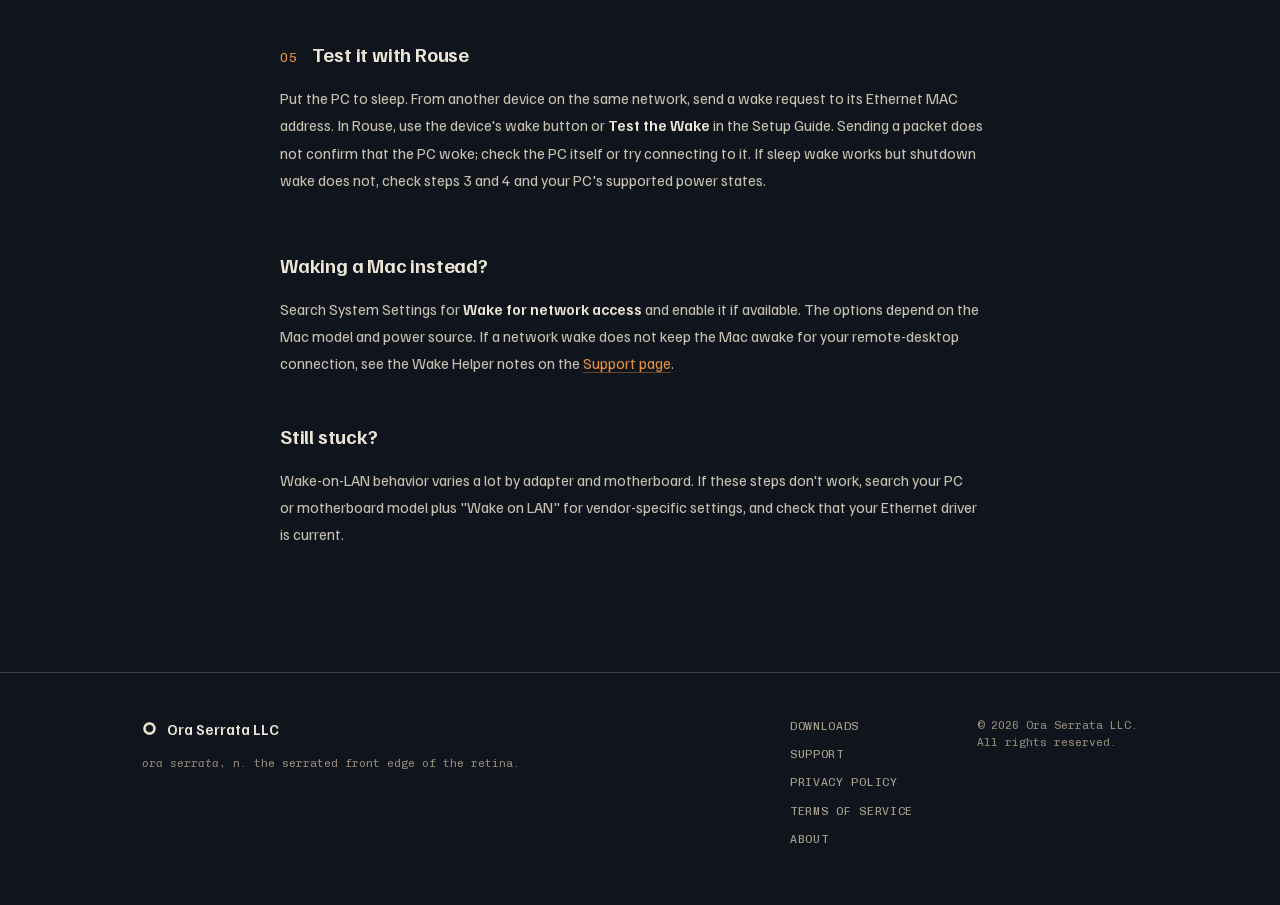
<file: wol-guide.html>
<!DOCTYPE html>
<html lang="en">
<head>
  <meta charset="UTF-8">
  <meta name="viewport" content="width=device-width, initial-scale=1.0">
  <title>Enable Wake-on-LAN on Windows · Ora Serrata</title>
  <meta name="description" content="Step-by-step guide to enabling Wake-on-LAN on a Windows PC so Rouse can wake it.">
  <meta name="robots" content="noindex, nofollow">
  <link rel="stylesheet" href="style.css">
  <style>
    /* WoL guide additions, scoped to this page */
    .wol-step { margin-bottom: 56px; }
    .wol-step h2 { display: flex; align-items: baseline; gap: 14px; }
    .step-n { font-family: var(--mono); font-size: 13px; font-weight: 400; color: var(--accent); letter-spacing: 0.06em; flex: none; }
    .wol-kbd { font-family: var(--mono); font-size: 0.85em; background: var(--bg-inset); border: 1px solid var(--line); border-radius: 5px; padding: 0.1rem 0.45rem; white-space: nowrap; }
    .wol-shot { margin: 24px 0; padding: 28px; background: var(--bg-inset); border: 1px solid var(--line); border-radius: 12px; display: flex; justify-content: center; overflow-x: auto; }
    .wol-note { padding: 16px 20px; border: 1px solid var(--line); background: var(--bg-inset); border-radius: 10px; font-size: 15px; line-height: 1.7; color: var(--body-c); margin: 24px 0 44px; }
    .wol-note strong { color: var(--accent); }
    /* --- Recreated Windows dialogs (illustrative, not screenshots) --- */
    .win { font-family: 'Segoe UI', -apple-system, sans-serif; font-size: 13px; color: #1a1a1a;
      background: #f0f0f0; border: 1px solid #888; border-radius: 8px;
      box-shadow: 0 10px 28px rgba(0,0,0,0.45); width: 420px; max-width: 100%; flex: none; }
    .win-title { display: flex; align-items: center; gap: 8px; padding: 8px 12px;
      background: #fff; border-radius: 8px 8px 0 0; border-bottom: 1px solid #d9d9d9;
      font-weight: 400; color: #1a1a1a; }
    .win-title .win-x { margin-left: auto; color: #666; font-size: 14px; }
    .win-tabs { display: flex; flex-wrap: wrap; gap: 2px; padding: 8px 10px 0; background: #fff; }
    .win-tab { padding: 5px 11px; border: 1px solid #d9d9d9; border-bottom: none;
      border-radius: 4px 4px 0 0; background: #f5f5f5; color: #444; }
    .win-tab.on { background: #fff; position: relative; top: 1px; font-weight: 600; }
    .win strong, .win p { color: inherit; }
    .win-body { background: #fff; padding: 16px 18px 18px; border-top: 1px solid #d9d9d9; }
    .win-check { display: flex; gap: 9px; align-items: flex-start; margin-bottom: 12px; line-height: 1.45; }
    .win-box { flex: none; width: 15px; height: 15px; margin-top: 1px; border: 1px solid #555;
      border-radius: 3px; background: #0067c0; position: relative; }
    .win-box.off { background: #fff; }
    .win-box:not(.off)::after { content: ''; position: absolute; left: 4px; top: 1px;
      width: 4px; height: 8px; border: solid #fff; border-width: 0 2px 2px 0; transform: rotate(40deg); }
    .win-box.dis { background: #e5e5e5; border-color: #aaa; }
    .win-indent { margin-left: 24px; }
    .win-btns { display: flex; flex-wrap: wrap; justify-content: flex-end; gap: 8px; padding: 12px 18px;
      background: #f0f0f0; border-radius: 0 0 8px 8px; }
    .win-btn { padding: 4px 22px; border: 1px solid #999; border-radius: 4px; background: #fdfdfd; }
    .win-btn.primary { background: #0067c0; border-color: #0067c0; color: #fff; }
    .win-list { border: 1px solid #ccc; height: 144px; overflow: hidden; margin-bottom: 10px; background: #fff; }
    .win-list div { padding: 3px 8px; }
    .win-list .sel { background: #0067c0; color: #fff; }
    .win-select { display: flex; align-items: center; justify-content: space-between;
      border: 1px solid #999; border-radius: 3px; padding: 4px 8px; width: 170px; max-width: 100%; background: #fff; }
    .win-hl { outline: 2px solid #E2903E; outline-offset: 2px; border-radius: 3px; }
    .win-label { font-size: 11.5px; color: #555; margin-bottom: 4px; }
    @media (max-width: 640px) { .wol-shot { padding: 16px; } }
  </style>
</head>
<body>
  <a class="skip-link" href="#main">Skip to content</a>
  <header class="site-head">
    <div class="wrap head-in">
      <a href="index.html" class="brand"><svg width="18" height="18" viewBox="0 0 24 24" aria-hidden="true"><path fill-rule="evenodd" fill="currentColor" d="M12 2A10 10 0 1 1 11.99 2Z M18.90 12.00L17.27 12.59L18.73 13.54L17.00 13.75L18.22 14.99L16.49 14.82L17.39 16.30L15.75 15.75L16.30 17.39L14.82 16.49L14.99 18.22L13.75 17.00L13.54 18.73L12.59 17.27L12.00 18.90L11.41 17.27L10.46 18.73L10.25 17.00L9.01 18.22L9.18 16.49L7.70 17.39L8.25 15.75L6.61 16.30L7.51 14.82L5.78 14.99L7.00 13.75L5.27 13.54L6.73 12.59L5.10 12.00L6.73 11.41L5.27 10.46L7.00 10.25L5.78 9.01L7.51 9.18L6.61 7.70L8.25 8.25L7.70 6.61L9.18 7.51L9.01 5.78L10.25 7.00L10.46 5.27L11.41 6.73L12.00 5.10L12.59 6.73L13.54 5.27L13.75 7.00L14.99 5.78L14.82 7.51L16.30 6.61L15.75 8.25L17.39 7.70L16.49 9.18L18.22 9.01L17.00 10.25L18.73 10.46L17.27 11.41Z"></path></svg> Ora Serrata</a>
      <nav class="site-nav" aria-label="Primary">
        <a href="about.html">About</a>
        <a href="downloads.html">Downloads</a>
        <a href="support.html">Support</a>
        <a href="privacy.html">Privacy</a>
        <a href="terms.html">Terms</a>
      </nav>
    </div>
  </header>
  <main class="wrap" id="main" tabindex="-1">
    <article class="article">
      <h1>Enable Wake-on-LAN on Windows</h1>
      <p class="kicker date">Set up the PC you want Rouse to wake</p>

      <nav class="toc" aria-label="On this page">
  <p class="toc-label">On this page</p>
  <ol class="toc-list">
    <li><a href="#step-1">Allow the network adapter to wake the PC</a></li>
    <li><a href="#step-2">Enable Wake on Magic Packet</a></li>
    <li><a href="#step-3">Check Fast Startup if needed</a></li>
    <li><a href="#step-4">Check the BIOS / UEFI</a></li>
    <li><a href="#step-5">Test it with Rouse</a></li>
    <li class="aux"><a href="#mac">Waking a Mac instead?</a></li>
    <li class="aux"><a href="#stuck">Still stuck?</a></li>
  </ol>
</nav>

      <p>Wake-on-LAN lets a compatible PC wake when its network adapter receives a "magic packet." Support depends on the adapter, its driver, and the PC's firmware. Start with wake from sleep; wake from a full shutdown needs additional hardware support. Rouse is in development, and these steps also work with another Wake-on-LAN sender.</p>

      <div class="wol-note"><strong>Use Ethernet.</strong> These steps use the wired network adapter. Wake over Wi-Fi needs separate hardware and driver support. Keep the target PC connected to power and Ethernet while testing.</div>

      <div class="wol-step">
        <h2 id="step-1"><span class="step-n">01</span>Allow the network adapter to wake the PC</h2>
        <p>Right-click the Start button and choose <strong>Device Manager</strong>. Expand <strong>Network adapters</strong>, double-click your Ethernet adapter, and open the <strong>Power Management</strong> tab. Enable <strong>Allow this device to wake the computer</strong> and <strong>Only allow a magic packet to wake the computer</strong>:</p>
        <div class="wol-shot">
          <div class="win" role="img" aria-label="Illustration of the adapter Power Management tab with both wake checkboxes enabled">
            <div class="win-title">Intel(R) Ethernet Connection I219-V Properties <span class="win-x">✕</span></div>
            <div class="win-tabs"><span class="win-tab">General</span><span class="win-tab">Advanced</span><span class="win-tab">Driver</span><span class="win-tab on">Power Management</span></div>
            <div class="win-body">
              <p style="margin-bottom:12px;color:#333">Intel(R) Ethernet Connection I219-V</p>
              <div class="win-check"><span class="win-box off dis"></span><span style="color:#888">Allow the computer to turn off this device to save power</span></div>
              <div class="win-check win-hl"><span class="win-box"></span><span><strong>Allow this device to wake the computer</strong></span></div>
              <div class="win-check win-indent win-hl"><span class="win-box"></span><span><strong>Only allow a magic packet to wake the computer</strong></span></div>
            </div>
            <div class="win-btns"><span class="win-btn primary">OK</span><span class="win-btn">Cancel</span></div>
          </div>
        </div>
        <p>The magic-packet option restricts network wake to deliberate wake requests. If the Power Management tab or these options are missing, check the adapter manufacturer's instructions. The dialogs here are illustrations; your settings may look different.</p>
      </div>

      <div class="wol-step">
        <h2 id="step-2"><span class="step-n">02</span>Enable Wake on Magic Packet</h2>
        <p>In the same Properties window, open the <strong>Advanced</strong> tab. In the Property list, find <strong>Wake on Magic Packet</strong> and set its Value to <strong>Enabled</strong>. Names and available options vary by adapter; follow its manufacturer's instructions if this setting is missing.</p>
        <div class="wol-shot">
          <div class="win" role="img" aria-label="Illustration of the adapter Advanced tab with Wake on Magic Packet set to Enabled">
            <div class="win-title">Intel(R) Ethernet Connection I219-V Properties <span class="win-x">✕</span></div>
            <div class="win-tabs"><span class="win-tab">General</span><span class="win-tab on">Advanced</span><span class="win-tab">Driver</span><span class="win-tab">Power Management</span></div>
            <div class="win-body">
              <div class="win-label">Property:</div>
              <div class="win-list">
                <div>Speed &amp; Duplex</div>
                <div>Ultra Low Power Mode</div>
                <div class="sel">Wake on Magic Packet</div>
                <div>Wake on Pattern Match</div>
                <div>Wake on Link Settings</div>
              </div>
              <div class="win-label">Value:</div>
              <div class="win-select win-hl"><span><strong>Enabled</strong></span><span style="color:#555">▾</span></div>
            </div>
            <div class="win-btns"><span class="win-btn primary">OK</span><span class="win-btn">Cancel</span></div>
          </div>
        </div>
      </div>

      <div class="wol-step">
        <h2 id="step-3"><span class="step-n">03</span>Check Fast Startup if needed</h2>
        <p>If wake from sleep works, you may not need to change this setting. Fast Startup uses a hybrid shutdown state that can prevent network wake. Disabling it does not guarantee wake from shutdown: that also depends on the hardware and firmware.</p>
        <p>If your PC manufacturer recommends disabling Fast Startup for Wake-on-LAN, open <strong>Control Panel → Power Options → Choose what the power buttons do</strong>, click <strong>Change settings that are currently unavailable</strong>, and untick <strong>Turn on fast startup</strong>:</p>
        <div class="wol-shot">
          <div class="win" role="img" aria-label="Illustration of Power Options shutdown settings with fast startup unchecked" style="width:460px">
            <div class="win-title">System Settings <span class="win-x">✕</span></div>
            <div class="win-body" style="border-top:none;border-radius:0">
              <p style="font-weight:600;margin-bottom:10px">Shutdown settings</p>
              <div class="win-check win-hl"><span class="win-box off"></span><span><strong>Turn on fast startup (recommended)</strong><br><span style="color:#777;font-size:12px">This helps start your PC faster after shutdown.</span></span></div>
              <div class="win-check"><span class="win-box"></span><span>Sleep<br><span style="color:#777;font-size:12px">Show in Power menu.</span></span></div>
              <div class="win-check"><span class="win-box"></span><span>Hibernate<br><span style="color:#777;font-size:12px">Show in Power menu.</span></span></div>
            </div>
            <div class="win-btns"><span class="win-btn primary">Save changes</span><span class="win-btn">Cancel</span></div>
          </div>
        </div>
        <p>Microsoft does not recommend disabling Fast Startup as a general rule. Check your PC's guidance before changing it. See <a href="https://learn.microsoft.com/en-us/troubleshoot/windows-client/setup-upgrade-and-drivers/wake-on-lan-feature">Microsoft's explanation of Windows wake behavior</a>.</p>
      </div>

      <div class="wol-step">
        <h2 id="step-4"><span class="step-n">04</span>Check the BIOS / UEFI</h2>
        <p>If wake still fails, check your PC or motherboard manual for BIOS/UEFI settings. The setup key is often <span class="wol-kbd">Del</span> or <span class="wol-kbd">F2</span> at power-on. Wake settings may be called:</p>
        <ul>
          <li>Wake on LAN / WOL</li>
          <li>Power On by PCI-E / PCIe device</li>
          <li>Resume by LAN</li>
        </ul>
        <p>Enable the relevant wake setting. Separately, an ErP/EuP power-saving setting may need to be disabled to keep standby power available to the network adapter. Follow your manufacturer's guidance, then save and exit.</p>
      </div>

      <div class="wol-step">
        <h2 id="step-5"><span class="step-n">05</span>Test it with Rouse</h2>
        <p>Put the PC to sleep. From another device on the same network, send a wake request to its Ethernet MAC address. In Rouse, use the device's wake button or <strong>Test the Wake</strong> in the Setup Guide. Sending a packet does not confirm that the PC woke; check the PC itself or try connecting to it. If sleep wake works but shutdown wake does not, check steps 3 and 4 and your PC's supported power states.</p>
      </div>

      <h2 id="mac">Waking a Mac instead?</h2>
      <p>Search System Settings for <strong>Wake for network access</strong> and enable it if available. The options depend on the Mac model and power source. If a network wake does not keep the Mac awake for your remote-desktop connection, see the Wake Helper notes on the <a href="support.html">Support page</a>.</p>

      <h2 id="stuck">Still stuck?</h2>
      <p>Wake-on-LAN behavior varies a lot by adapter and motherboard. If these steps don't work, search your PC or motherboard model plus "Wake on LAN" for vendor-specific settings, and check that your Ethernet driver is current.</p>
    </article>
  </main>
  <footer class="site-foot">
    <div class="wrap foot-grid">
      <div>
        <div class="foot-brand"><svg width="15" height="15" viewBox="0 0 24 24" aria-hidden="true"><path fill-rule="evenodd" fill="currentColor" d="M12 2A10 10 0 1 1 11.99 2Z M18.90 12.00L17.27 12.59L18.73 13.54L17.00 13.75L18.22 14.99L16.49 14.82L17.39 16.30L15.75 15.75L16.30 17.39L14.82 16.49L14.99 18.22L13.75 17.00L13.54 18.73L12.59 17.27L12.00 18.90L11.41 17.27L10.46 18.73L10.25 17.00L9.01 18.22L9.18 16.49L7.70 17.39L8.25 15.75L6.61 16.30L7.51 14.82L5.78 14.99L7.00 13.75L5.27 13.54L6.73 12.59L5.10 12.00L6.73 11.41L5.27 10.46L7.00 10.25L5.78 9.01L7.51 9.18L6.61 7.70L8.25 8.25L7.70 6.61L9.18 7.51L9.01 5.78L10.25 7.00L10.46 5.27L11.41 6.73L12.00 5.10L12.59 6.73L13.54 5.27L13.75 7.00L14.99 5.78L14.82 7.51L16.30 6.61L15.75 8.25L17.39 7.70L16.49 9.18L18.22 9.01L17.00 10.25L18.73 10.46L17.27 11.41Z"></path></svg> Ora Serrata LLC</div>
        <p class="footnote"><em>ora serrata</em>, n. the serrated front edge of the retina.</p>
      </div>
      <nav class="foot-nav" aria-label="Footer">
        <a href="downloads.html">Downloads</a>
        <a href="support.html">Support</a>
        <a href="privacy.html">Privacy Policy</a>
        <a href="terms.html">Terms of Service</a>
        <a href="about.html">About</a>
      </nav>
      <p class="copyright">© 2026 Ora Serrata LLC.<br>All rights reserved.</p>
    </div>
  </footer>
</body>
</html>
</file>
<file: style.css>
@font-face {
  font-family: 'Chivo Mono';
  font-style: italic;
  font-weight: 300 600;
  font-display: swap;
  src: url(assets/fonts/chivo-mono-italic-latin.woff2) format('woff2');
  unicode-range: U+0000-00FF, U+0131, U+0152-0153, U+02BB-02BC, U+02C6, U+02DA, U+02DC, U+0304, U+0308, U+0329, U+2000-206F, U+20AC, U+2122, U+2191, U+2193, U+2212, U+2215, U+FEFF, U+FFFD;
}

@font-face {
  font-family: 'Chivo Mono';
  font-style: normal;
  font-weight: 300 600;
  font-display: swap;
  src: url(assets/fonts/chivo-mono-normal-latin.woff2) format('woff2');
  unicode-range: U+0000-00FF, U+0131, U+0152-0153, U+02BB-02BC, U+02C6, U+02DA, U+02DC, U+0304, U+0308, U+0329, U+2000-206F, U+20AC, U+2122, U+2191, U+2193, U+2212, U+2215, U+FEFF, U+FFFD;
}

@font-face {
  font-family: 'Familjen Grotesk';
  font-style: italic;
  font-weight: 400 700;
  font-display: swap;
  src: url(assets/fonts/familjen-grotesk-italic-latin.woff2) format('woff2');
  unicode-range: U+0000-00FF, U+0131, U+0152-0153, U+02BB-02BC, U+02C6, U+02DA, U+02DC, U+0304, U+0308, U+0329, U+2000-206F, U+20AC, U+2122, U+2191, U+2193, U+2212, U+2215, U+FEFF, U+FFFD;
}

@font-face {
  font-family: 'Familjen Grotesk';
  font-style: normal;
  font-weight: 400 700;
  font-display: swap;
  src: url(assets/fonts/familjen-grotesk-normal-latin.woff2) format('woff2');
  unicode-range: U+0000-00FF, U+0131, U+0152-0153, U+02BB-02BC, U+02C6, U+02DA, U+02DC, U+0304, U+0308, U+0329, U+2000-206F, U+20AC, U+2122, U+2191, U+2193, U+2212, U+2215, U+FEFF, U+FFFD;
}

/* Ora Serrata — site styles
   Deep navy ground, cream ink, single ember accent drawn from the app icons.
   Type: Familjen Grotesk (text) + Chivo Mono (labels, metadata, code). */

:root {
  --bg: #10151D;
  --bg-inset: #171E28;
  --ink: #EDE6D8;
  --body-c: #C7BFAF;
  --muted: #A89F8E;
  --faint: #918877;
  --line: rgba(237, 230, 216, 0.13);
  --line-strong: rgba(237, 230, 216, 0.22);
  --accent: #E2903E;
  --accent-dim: rgba(226, 144, 62, 0.4);
  --sans: 'Familjen Grotesk', -apple-system, 'Helvetica Neue', sans-serif;
  --mono: 'Chivo Mono', ui-monospace, 'SF Mono', Menlo, monospace;
}

*, *::before, *::after { margin: 0; padding: 0; box-sizing: border-box; }
html { -webkit-font-smoothing: antialiased; -moz-osx-font-smoothing: grayscale; }
body {
  font-family: var(--sans);
  font-size: 16px;
  line-height: 1.6;
  color: var(--ink);
  background: var(--bg);
}
::selection { background: rgba(226, 144, 62, 0.3); }
a { color: var(--accent); text-decoration: none; transition: color 0.15s; }
a:hover { color: #EFAA61; }
:focus-visible { outline: 2px solid var(--accent); outline-offset: 2px; }
img { display: block; max-width: 100%; }
.skip-link { position: absolute; left: 20px; top: -100px; z-index: 10; padding: 10px 16px; background: var(--bg-inset); border: 1px solid var(--accent); }
.skip-link:focus { top: 12px; }

.wrap { max-width: 1060px; margin: 0 auto; padding: 0 32px; }

/* Labels */
.kicker {
  font-family: var(--mono);
  font-size: 12px;
  letter-spacing: 0.1em;
  text-transform: uppercase;
  color: var(--faint);
}
.num { color: var(--accent); font-family: var(--mono); }
.numero .o {
  display: inline-block; font-size: 0.78em; line-height: 1;
  vertical-align: 0.24em; text-transform: none; margin-left: 0.5px;
  text-decoration: underline; text-underline-offset: 1.5px;
}
.status {
  display: inline-flex; align-items: center; gap: 8px;
  font-family: var(--mono); font-size: 11.5px;
  letter-spacing: 0.06em; text-transform: uppercase; color: var(--muted);
}
.status .dot { width: 6px; height: 6px; border-radius: 50%; background: var(--accent); flex: none; }

/* Header */
.site-head { border-bottom: 1px solid var(--line-strong); }
.head-in { display: flex; align-items: center; justify-content: space-between; flex-wrap: wrap; gap: 16px 24px; padding-top: 18px; padding-bottom: 18px; }
.brand { display: inline-flex; align-items: center; gap: 10px; color: var(--ink); font-weight: 600; font-size: 17px; letter-spacing: 0.01em; white-space: nowrap; }
.brand:hover { color: var(--ink); }
.brand svg { flex: none; }
.site-nav { display: flex; flex-wrap: wrap; gap: 8px 28px; font-family: var(--mono); font-size: 11.5px; letter-spacing: 0.08em; text-transform: uppercase; }
.site-nav a { color: var(--muted); padding: 6px 0; }
.site-nav a:hover, .site-nav a.on { color: var(--ink); }

/* Home hero */
.hero { padding: 88px 0 64px; }
.hero .kicker { margin-bottom: 24px; }
.display {
  font-size: clamp(1.35rem, 3.1vw, 2.25rem);
  font-weight: 600; line-height: 1.2; letter-spacing: -0.018em;
}

/* App sections */
.app { border-top: 1px solid var(--line-strong); padding: 28px 0 100px; }
.app-meta {
  display: flex; justify-content: space-between; align-items: center; gap: 16px;
  margin-bottom: 48px;
  font-family: var(--mono); font-size: 11.5px; letter-spacing: 0.09em; text-transform: uppercase;
}
.app-grid { display: grid; grid-template-columns: 150px 1fr; gap: 44px; align-items: start; }
.plate {
  width: 150px; height: 150px; border-radius: 32px; object-fit: cover;
  border: 1px solid var(--line-strong);
  box-shadow: 0 2px 14px rgba(0, 0, 0, 0.4);
}
.app-name { font-size: 42px; font-weight: 650; letter-spacing: -0.02em; line-height: 1.1; margin-bottom: 6px; }
.app-lede { font-size: 20px; margin-bottom: 22px; }
.app-body { font-size: 16px; line-height: 1.6; color: var(--muted); text-wrap: pretty; }

.specs { margin-top: 52px; border-bottom: 1px solid var(--line); }
.spec-row { display: grid; grid-template-columns: 230px 1fr; gap: 24px; padding: 16px 0; border-top: 1px solid var(--line); }
.spec-row dt { font-size: 15px; font-weight: 600; }
.spec-row dd { font-size: 15px; color: var(--muted); line-height: 1.65; max-width: 620px; }
.spec-row dd.plat { font-family: var(--mono); font-size: 13px; letter-spacing: 0.04em; }

.cta-row { display: flex; justify-content: space-between; align-items: baseline; gap: 24px; flex-wrap: wrap; margin-top: 32px; }
.store-link {
  display: inline-block; max-width: 100%; padding: 12px 20px;
  border: 1px solid var(--accent); border-radius: 8px;
  background: var(--accent); color: var(--bg);
  font-size: 16px; font-weight: 600; line-height: 1.5; text-align: center;
}
.store-link:hover { background: #EFAA61; border-color: #EFAA61; color: var(--bg); }
.mono-note { font-family: var(--mono); font-size: 12px; letter-spacing: 0.1em; text-transform: uppercase; color: var(--faint); }
.mono-link {
  font-family: var(--mono); font-size: 12.5px; letter-spacing: 0.04em;
  color: var(--accent); border-bottom: 1px solid var(--accent-dim); padding-bottom: 2px;
}

/* Contact */
.contact { border-top: 1px solid var(--line-strong); padding: 80px 0 100px; display: grid; grid-template-columns: 230px 1fr; gap: 24px; }
.contact h2 { font-size: 22px; font-weight: 600; letter-spacing: -0.01em; }
.contact p { font-size: 16px; color: var(--muted); margin-bottom: 14px; }
.email {
  font-size: clamp(1.4rem, 2.6vw, 2rem); font-weight: 600; letter-spacing: -0.015em;
  border-bottom: 1px solid var(--accent-dim);
}

/* Footer */
.site-foot { border-top: 1px solid var(--line-strong); }
.foot-grid { display: grid; grid-template-columns: 1fr auto auto; gap: 64px; align-items: start; padding-top: 44px; padding-bottom: 56px; }
.foot-brand { display: flex; align-items: center; gap: 10px; font-weight: 600; font-size: 15px; }
.footnote { margin-top: 14px; font-family: var(--mono); font-size: 11px; line-height: 1.7; color: var(--faint); max-width: 480px; }
.footnote em { font-style: italic; }
.foot-nav { display: grid; gap: 10px; font-family: var(--mono); font-size: 11.5px; letter-spacing: 0.06em; text-transform: uppercase; }
.foot-nav a { color: var(--muted); }
.foot-nav a:hover { color: var(--ink); }
.copyright { font-family: var(--mono); font-size: 11px; color: var(--faint); }

/* Article pages (about, support, legal, guides) */
.article { max-width: 720px; margin: 0 auto; padding: 88px 0 110px; }
.article h1 { font-size: clamp(2.1rem, 5vw, 3rem); font-weight: 650; letter-spacing: -0.02em; line-height: 1.1; margin-bottom: 10px; }
.article .date { margin-bottom: 56px; }
.article h1 + h2, .article h1 + p { margin-top: 44px; }
.article h2 { font-size: 20px; font-weight: 650; letter-spacing: -0.01em; margin: 44px 0 14px; }
.article p { overflow-wrap: anywhere; font-size: 15.5px; line-height: 1.75; color: var(--body-c); margin-bottom: 14px; text-wrap: pretty; }
.article ul { list-style: none; margin-bottom: 14px; }
.article ul li { font-size: 15.5px; line-height: 1.7; color: var(--body-c); padding-left: 1.3rem; position: relative; margin-bottom: 8px; }
.article ul li::before { content: '—'; position: absolute; left: 0; color: var(--faint); }
.article strong { font-weight: 600; color: var(--ink); }
.article a { text-decoration: underline; text-decoration-color: var(--accent-dim); text-underline-offset: 3px; }
.article a:hover { text-decoration-color: var(--accent); }
.article code {
  font-family: var(--mono); font-size: 0.85em;
  background: var(--bg-inset); border: 1px solid var(--line);
  border-radius: 5px; padding: 0.1rem 0.4rem;
}

/* On this page: contents block for long articles (privacy, wol-guide) */
.article h2 { scroll-margin-top: 24px; }
.toc { border: 1px solid var(--line); border-radius: 10px; padding: 18px 22px 12px; margin-bottom: 48px; }
.toc .toc-label { font-family: var(--mono); font-size: 11px; letter-spacing: 0.1em; text-transform: uppercase; color: var(--faint); margin-bottom: 12px; }
.toc-list { list-style: none; columns: 2; column-gap: 40px; counter-reset: toc; }
.toc-list li { counter-increment: toc; position: relative; padding-left: 30px; margin-bottom: 7px; break-inside: avoid; font-size: 13.5px; line-height: 1.5; }
.toc-list li::before { content: counter(toc, decimal-leading-zero); position: absolute; left: 0; top: 2.5px; font-family: var(--mono); font-size: 11px; color: var(--faint); }
.toc-list li.aux { counter-increment: none; }
.toc-list li.aux::before { content: '\00B7'; }
.article .toc-list a { color: var(--muted); text-decoration: none; }
.article .toc-list a:hover { color: var(--ink); }
@media (max-width: 640px) { .toc-list { columns: 1; } }

/* Responsive */
@media (max-width: 760px) {
  .wrap { padding: 0 20px; }
  .head-in { padding-top: 14px; padding-bottom: 14px; }
  .site-nav { gap: 4px 20px; font-size: 11.5px; }
  .hero { padding: 56px 0 44px; }
  .app { padding: 24px 0 72px; }
  .app-meta { margin-bottom: 32px; flex-wrap: wrap; }
  .app-grid { grid-template-columns: 1fr; gap: 28px; }
  .plate { width: 104px; height: 104px; border-radius: 24px; }
  .app-name { font-size: 34px; }
  .specs { margin-top: 36px; }
  .spec-row { grid-template-columns: 1fr; gap: 4px; }
  .contact { grid-template-columns: 1fr; gap: 16px; padding: 56px 0 72px; }
  .foot-grid { grid-template-columns: 1fr; gap: 28px; padding-top: 36px; padding-bottom: 44px; }
  .article { padding: 56px 0 72px; }
}

/* Relay page: jump links to the two install paths, so neither is buried. */
.relay-jump { font-family: var(--mono); font-size: 12px; color: var(--faint); margin: 0 0 18px; letter-spacing: 0.02em; }
.relay-jump span { color: var(--faint); }
.relay-jump a { color: var(--accent); }

/* Downloads index */
.dl-index { display: grid; gap: 14px; margin: 28px 0 40px; }
.dl-card { display: block; border: 1px solid var(--line); border-radius: 10px; padding: 20px 22px; text-decoration: none; color: inherit; transition: border-color 0.2s; }
a.dl-card:hover { border-color: var(--accent); }
.dl-card .dl-name { font-size: 17px; font-weight: 600; margin: 0 0 4px; }
.dl-card .dl-desc { font-size: 14px; color: var(--muted); line-height: 1.6; max-width: 620px; }
.dl-card .dl-tag { font-family: var(--mono); font-size: 11px; color: var(--faint); letter-spacing: 0.06em; text-transform: uppercase; display: block; margin-bottom: 8px; }
</file>
